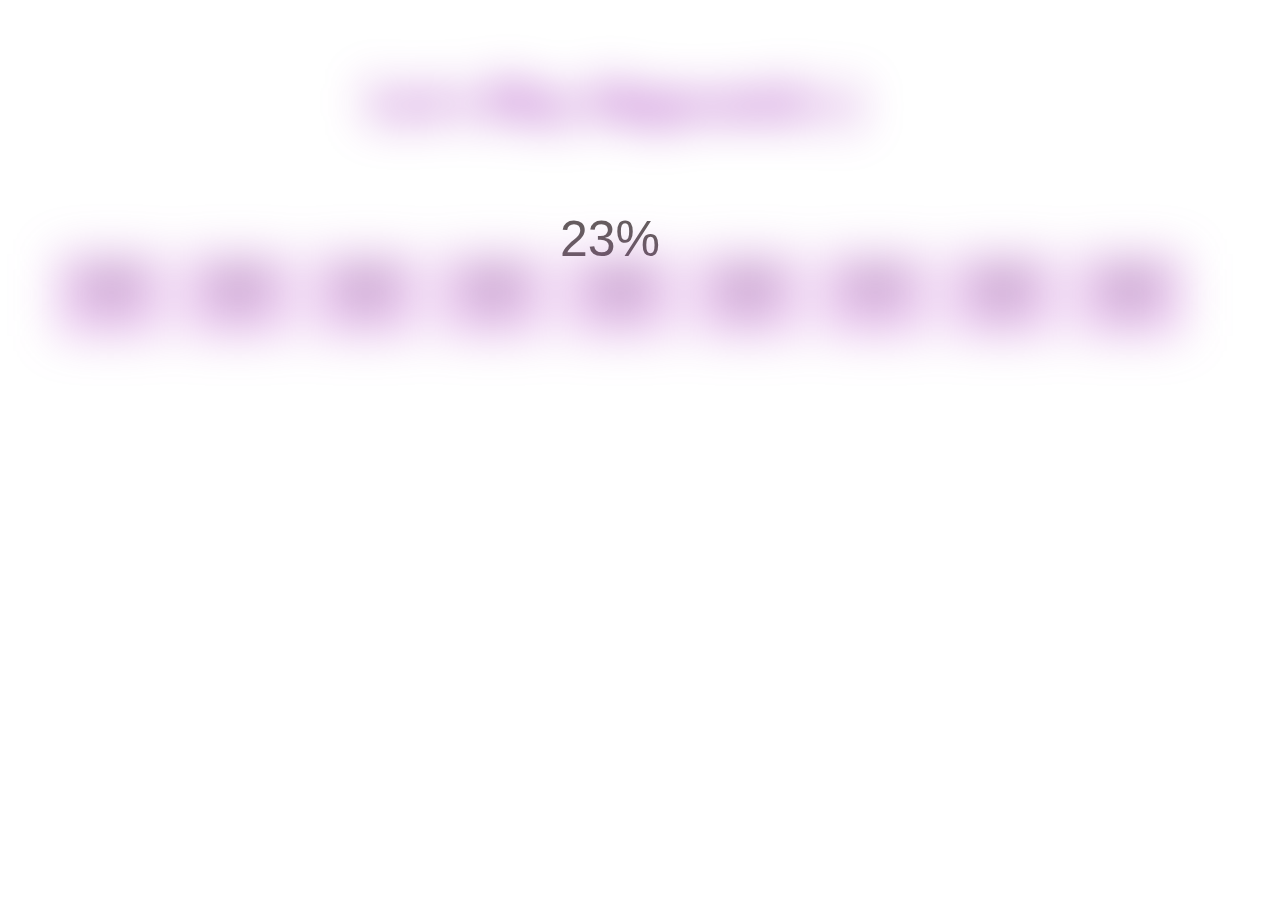
<file: index.html>
<!DOCTYPE html>
<html lang="en">
<head>
    <meta charset="UTF-8">
    <meta http-equiv="X-UA-Compatible" content="IE=edge">
    <meta name="viewport" content="width=device-width, initial-scale=1.0">
    <link rel="stylesheet" href="maincss.css">
    <title>Blurry Loading</title>
</head>
<body>
    
    <div class="loading-text">0%</div>

    <div class="bg">
    <h1 class="title">Let's Play Hopscotch :) </h1>  
    </div>

    <div class="levels">
        <button class="lvl"><a href="nxt_lvl\index.html">Level 1</a></button>
        <button class="lvl"><a href="Lvl_2\index2.html">Level 2</a></button>
        <button class="lvl"><a href="Lvl_3\index3.html">Level 3</a></button>
        <button class="lvl"><a href="Lvl_4\index4.html">Level 4</a></button>
        <button class="lvl"><a href="Lvl_5\index.html">Level 5</a></button>
        <button class="lvl"><a href="Lvl_6\L6_P1.html">Level 6</a></button>
        <button class="lvl"><a href="Hop_lvl\index_hop.html">Level 7</a></button>
        <button class="lvl"><a href="Lvl_7\index.html">Level 8</a></button>
         <button class="lvl"><a href="Lvl_9\index.html">Level 9</a></button>
    </div>
    
    

    <script src="mainjs.js"></script>
</body>
</html>
</file>
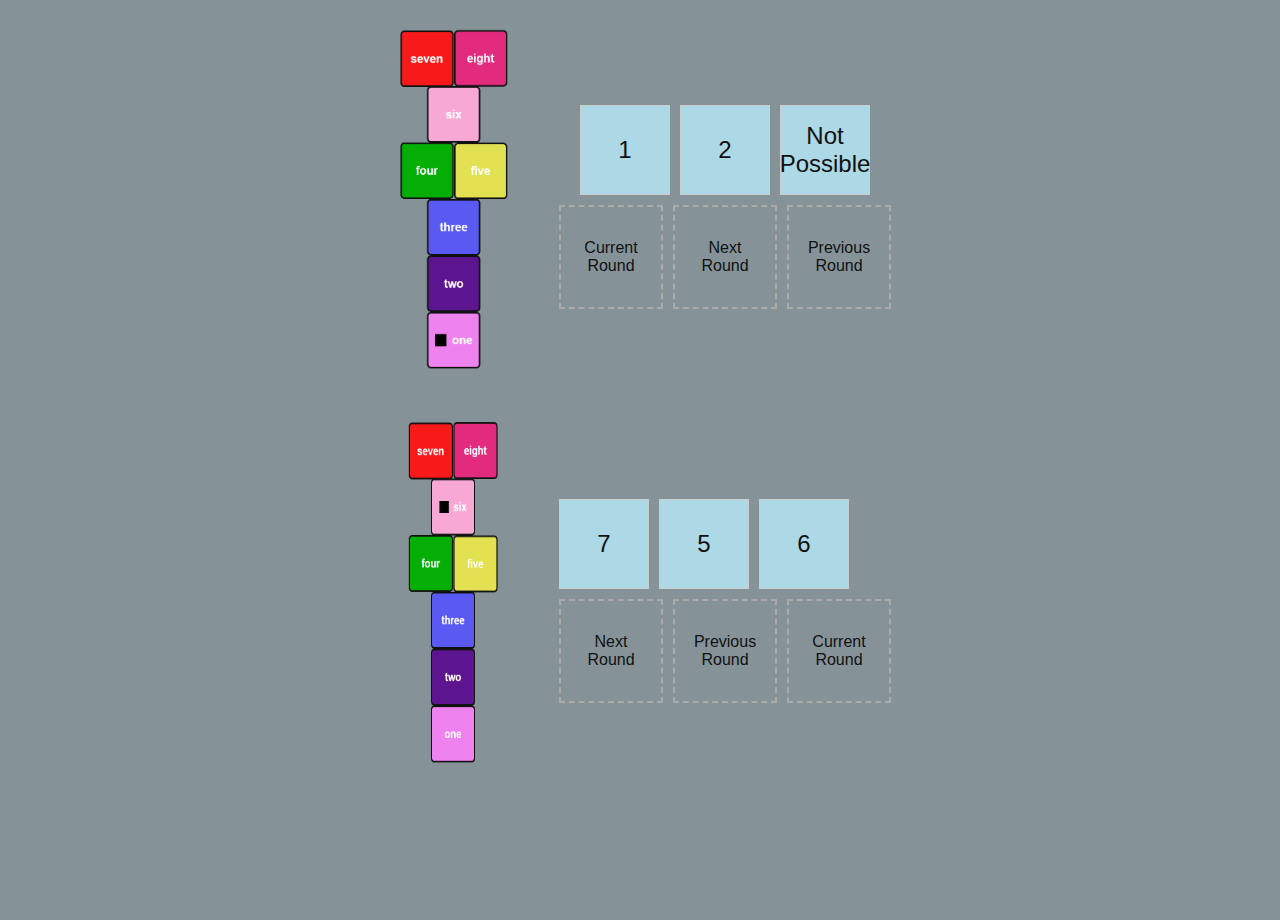
<file: Lvl_5/index.html>
<!DOCTYPE html>
<html lang="en">
<head>
<meta charset="UTF-8">
<meta name="viewport" content="width=device-width, initial-scale=1.0">
<title>Level 5</title>
<style>
/* styles.css */
body {
    height: 100vh;
    margin: 0;
    text-align: center;
    background-color: #eee;
    padding: 0;
    background-image: linear-gradient(to right, #859398, #859398);
    color: #111;
    font-family: 'Montserrat', sans-serif;
}

.container {
  max-width: 800px;
  margin: 20px auto;
  display: flex;
  justify-content: center;
  align-items: center;
  flex-wrap: wrap;
}

.left-panel {
  margin-right: 20px;
}

.left-panel img {
  margin-bottom: 20px;
  width: 150px; /* Set the width to 200 pixels */
  height: 350px; /* Set the height to 150 pixels */
}

.right-panel {
  display: flex;
  flex-direction: column;
}

.tile-container {
  display: flex;
  flex-direction: column;
  align-items: center;
}

.tile-row {
  display: flex;
  align-items: center;
}

.tile {
  width: calc(100px - 10px); /* Adjusted width to include the border */
  height: calc(100px - 10px); /* Adjusted height to include the border */
  background-color: lightblue;
  border: 1px solid #ccc;
  margin: 5px; /* Add space between tiles */
  cursor: pointer;
  font-size: x-large;
  box-sizing: border-box; /* Ensure padding and border are included in the width */
  display: flex;
  justify-content: center;
  align-items: center;
}

.tile:nth-child(odd) {
  background-color: lightblue; /* Set the background color for all tiles */
}

.tile span {
  width: 100%;
  text-align: center;
}

.dropzone {
  width: 100px;
  height: 100px;
  border: 2px dashed #aaa;
  margin: 5px;
  display: flex;
  justify-content: center;
  align-items: center;
  position: relative;
}

.dropzone span {
  display: inline-block;
  position: absolute;
  top: 50%;
  left: 50%;
  transform: translate(-50%, -50%);
}

.message-box {
  padding: 20px;
  background-color: rgb(87, 216, 228);
  display: none;
  text-align: center; /* Center align the message */
}

.next-button {
  padding: 10px 20px;
  background-color: rgb(87, 216, 228);
  border: none;
  cursor: pointer;
  display: none;
}

/* Resize images loaded dynamically */
.resized-image {
  width: 150px; /* Set the width to 200 pixels */
  height: 350px; /* Set the height to 150 pixels */
}

/* Resize images to a percentage of their parent container */
.img-container {
  width: 50%; /* Set the container width */
}

.img-container img {
  width: 100%; /* Make the image fill its container */
  height: auto; /* Maintain aspect ratio */
}

#tileContainer {
  display: flex;
  flex-direction: row;
}

/* Center the message box */
#messageContainer {
  position: fixed;
  top: 50%;
  left: 50%;
  transform: translate(-50%, -50%);
  z-index: 999; /* Ensure it's above other elements */
}

/* Center the next button */
#buttonContainer {
  position: fixed;
  top: calc(50% + 60px); /* Adjust the distance from the message box */
  left: 50%;
  transform: translateX(-50%);
  z-index: 999; /* Ensure it's above other elements */
}

#dropZoneContainer {
  display: flex;
  flex-direction: row;
}

/* Resize images using max-width */
.max-width-img {
  max-width: 300px; /* Set the maximum width to 300 pixels */
  height: auto; /* Maintain aspect ratio */
}
</style>
</head>
<body>
<div class="container">
  <div class="left-panel">
    <img src="image1.png" alt="Image 1" class="resized-image">
  </div>
  <div class="right-panel">
    <div class="tile-container">
      <div class="tile-row">
        <div class="tile" draggable="true" data-value="1">1</div>
        <div class="tile" draggable="true" data-value="2">2</div>
        <div class="tile" draggable="true" data-value="NA">Not Possible</div>
      </div>
      <div class="tile-row">
        <div class="dropzone" data-value="1"><span>Current Round</span></div>
        <div class="dropzone" data-value="2"><span>Next Round</span></div>
        <div class="dropzone" data-value="NA"><span>Previous Round</span></div>
      </div>
    </div>
  </div>
</div>
<div class="container">
  <div class="left-panel">
    <img id="image" src="image1.png" alt="Image">
  </div>
  <div class="right-panel">
    <div class="tile-container" id="tileContainer">
    </div>
    <div class="tile-container" id="dropZoneContainer">
    </div>
  </div>
</div>
<div id="messageContainer" class="message-box">
  <div id="messageBox">Congratulations! You arranged the tiles correctly!</div>
</div>
<div id="buttonContainer">
  <button class="next-button" onclick="redirectToNextPage()">Next</button>
</div>
<script>
// Define arrays containing the URLs of the three images
const images = [
  'image5.png', // Image 2
  'image6.png', // Image 3
  'image7.png'  // Image 4
];

// Randomly select an index from the array to determine which image to display
const randomIndex = Math.floor(Math.random() * images.length);

// Set the src attribute of the img element to the randomly chosen image URL
const imageElement = document.getElementById('image');
imageElement.src = images[randomIndex];

// Define arrays containing sets of tiles for each image
const tileSets = [
  // Tiles for Image 5
  [
    { value: 4, text: '5' },
    { value: 5, text: '6' },
    { value: 6, text: '4' }
  ],
  // Tiles for Image 6
  [
    { value: 7, text: '7' },
    { value: 8, text: '5' },
    { value: 9, text: '6' }
  ],
  // Tiles for Image 7
  [
    { value: 10, text: '6' },
    { value: 11, text: '8' },
    { value: 12, text: '7' }
  ]
];

// Define arrays containing sets of drop zones for each image
const dropZoneSets = [
  // Drop zones for Image 2
  ['Current Round', 'Next Round', 'Previous Round'],
  // Drop zones for Image 3
  ['Next Round', 'Previous Round', 'Current Round'],
  // Drop zones for Image 4
  ['Previous Round', 'Next Round', 'Current Round']
];

// Select the corresponding tile set and drop zone set based on the random index
const selectedTileSet = tileSets[randomIndex];
const selectedDropZoneSet = dropZoneSets[randomIndex];

// Populate the tile container with tiles
const tileContainer = document.getElementById('tileContainer');
selectedTileSet.forEach(tileData => {
  const tile = document.createElement('div');
  tile.classList.add('tile');
  tile.textContent = tileData.text;
  tile.setAttribute('draggable', true);
  tile.setAttribute('data-value', tileData.value);
  tileContainer.appendChild(tile);
});

// Populate the drop zone container with drop zones
const dropZoneContainer = document.getElementById('dropZoneContainer');
selectedDropZoneSet.forEach((dropZoneText, index) => {
  const dropZone = document.createElement('div');
  dropZone.classList.add('dropzone');
  dropZone.setAttribute('data-value', selectedTileSet[index].value); // Assign corresponding tile value to drop zone
  const span = document.createElement('span');
  span.textContent = dropZoneText;
  dropZone.appendChild(span);
  dropZoneContainer.appendChild(dropZone);
});

function redirectToNextPage() {
  // Redirect to the next page
  window.location.href = "page2.html";
}

const tiles = document.querySelectorAll('.tile');
const dropzones = document.querySelectorAll('.dropzone');
const messageContainer = document.getElementById('messageContainer');
const nextButton = document.querySelector('.next-button');

let draggedTile = null;

tiles.forEach(tile => {
  tile.addEventListener('dragstart', dragStart);
  tile.addEventListener('dragend', dragEnd);
});

dropzones.forEach(dropzone => {
  dropzone.addEventListener('dragover', dragOver);
  dropzone.addEventListener('dragenter', dragEnter);
  dropzone.addEventListener('dragleave', dragLeave);
  dropzone.addEventListener('drop', dragDrop);
});

function dragStart() {
  draggedTile = this;
  setTimeout(() => (this.style.display = 'none'), 0);
}

function dragEnd() {
  draggedTile.style.display = 'block';
  draggedTile = null;
}

function dragOver(e) {
  e.preventDefault();
}

function dragEnter(e) {
  e.preventDefault();
  this.classList.add('hovered');
}

function dragLeave() {
  this.classList.remove('hovered');
}

function dragDrop() {
  this.classList.remove('hovered');
  const currentDropzone = this;
  const currentTileValue = draggedTile.getAttribute('data-value');
  const currentDropzoneValue = currentDropzone.getAttribute('data-value');
  if (currentTileValue === currentDropzoneValue) {
    if (!currentDropzone.querySelector('.tile')) {
      currentDropzone.appendChild(draggedTile);
      currentDropzone.querySelector('span').style.display = 'none'; // Hide the text
      checkTiles();
    } else {
      const replacedTile = currentDropzone.querySelector('.tile');
      currentDropzone.removeChild(replacedTile);
      currentDropzone.appendChild(draggedTile);
      currentDropzone.querySelector('span').style.display = 'none'; // Hide the text
      checkTiles();
    }
  }
}

function checkTiles() {
  let correctMatches = 0;
  dropzones.forEach(dropzone => {
    const tile = dropzone.querySelector('.tile');
    if (tile && tile.getAttribute('data-value') === dropzone.getAttribute('data-value')) {
      correctMatches++;
    }
  });

  if (correctMatches === dropzones.length) {
    messageContainer.style.display = 'block'; // Show the message container
    nextButton.style.display = 'block'; // Display the button
  }
}
</script>
</body>
</html>
</file>
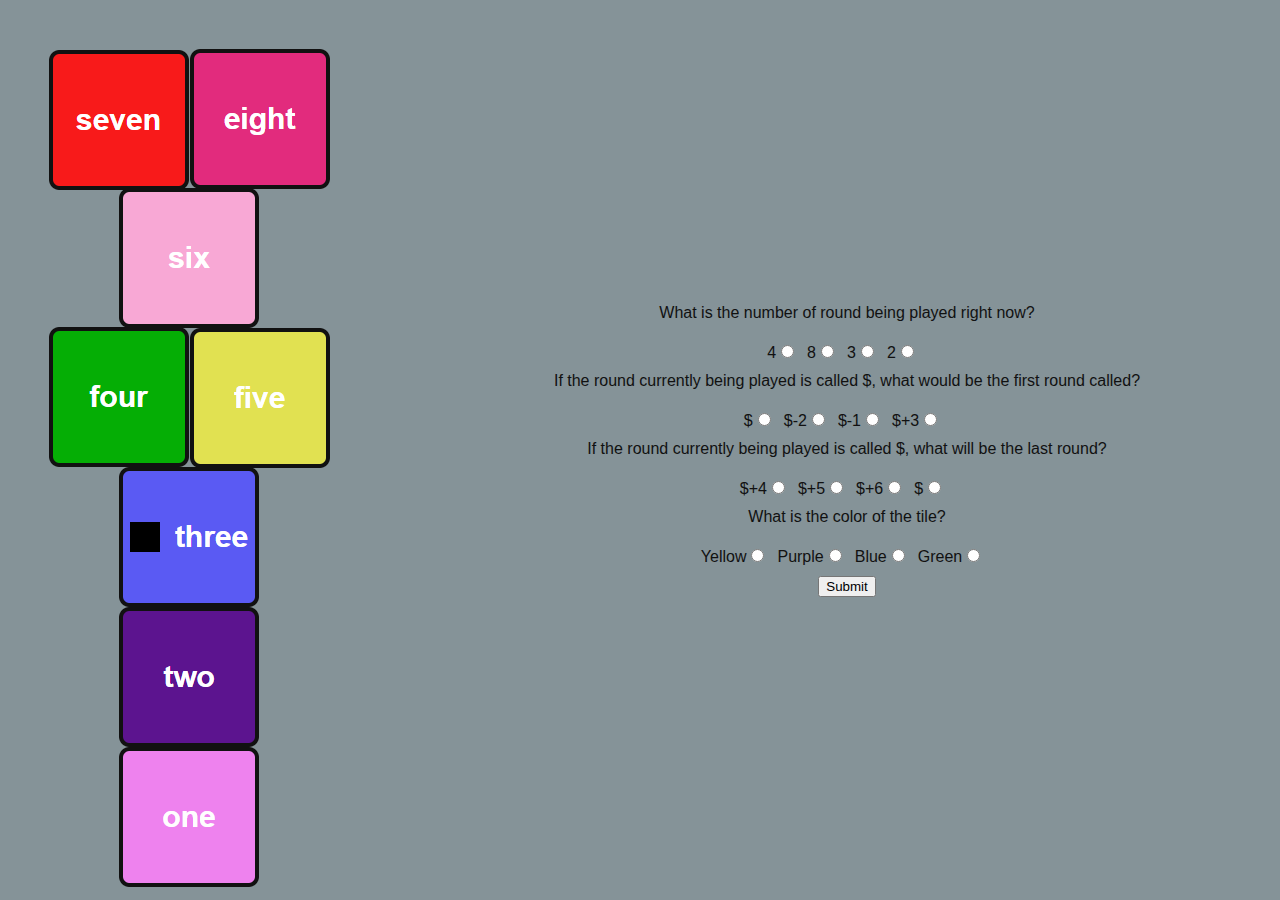
<file: Lvl_7/index.html>
<!DOCTYPE html>
<html lang="en">
<head>
    <meta charset="UTF-8">
    <meta name="viewport" content="width=device-width, initial-scale=1.0">
    <title>Level 7</title>
    <style>
body {
    display: flex;
    justify-content: flex-start; /* Align items to the left */
    align-items: center;
    height: 100vh;
    margin: 0;
    text-align: center;
    background-color: #eee;
    padding: 0;
    background-image: linear-gradient(to right, #859398, #859398);
    color: #111;
    overflow-x: hidden;
    overflow-y: auto;
    font-family: 'Montserrat', sans-serif;
}

#image-container,
#quiz-container {
    display: flex;
    flex-direction: column;
    align-items: center;
    margin-top: 20px;
}

img {
    max-width: 100%;
    max-height: 100vh;
    margin-right: auto; /* Set right margin to auto to fill the remaining space */
}

#quiz-container {
    align-items: center; /* Align items to the center */
    margin-left: auto; /* Add this to push the quiz container to the right */
}


#quiz-container {
    margin-left: auto;
    margin-right: auto;
}

        .question {
            margin-bottom: 20px;
        }

        .options {
            display: flex;
            justify-content: center;
            align-items: center;
            flex-wrap: wrap;
        }

        .option {
            margin: 0 10px 10px 0;
        }

        #result-container {
            margin-top: 20px;
        }

        .feedback {
            margin-top: 10px;
        }
    </style>
</head>
<body>
    <div align="left" id="image-container">
        <img align="left" id="selected-image" src="" alt="Randomly Selected Image">
    </div>

    <div id="quiz-container">
        <div class="question" id="question1"></div>
        <div class="options" id="options1"></div>

        <div class="question" id="question2"></div>
        <div class="options" id="options2"></div>

        <div class="question" id="question3"></div>
        <div class="options" id="options3"></div>

        <div class="question" id="question4"></div>
        <div class="options" id="options4"></div>

        <button onclick="submitQuiz()">Submit</button>

        <div id="result-container"></div>
        <!-- Add more questions and options as needed -->
    </div>

    <script>
        var imageData, randomIndex;

        document.addEventListener("DOMContentLoaded", function() {
            // Function to initialize the quiz
            function initializeQuiz() {
                // Array of image URLs and corresponding questions with options
                imageData = [
                    {
                        image: "image1.png",
                        questions: [
                            {
                                questionText: "What is the number of round being played right now?",
                                options: ["4", "8", "3", "1"],
                                correctAnswer: "1"
                            },
                            {
                                questionText: "What will be the next round number?",
                                options: ["6", "7", "5", "2"],
                                correctAnswer: "2"
                            },
                            {
                                questionText: "If the round currently being played is called $, what will be the last round?",
                                options: ["$+2", "$+5", "$+1", "$+7"],
                                correctAnswer: "$+7"
                            },
                            {
                                questionText: "What is the color of the tile?",
                                options: ["Yellow", "Pink", "Blue", "Green"],
                                correctAnswer: "Pink"
                            }
                        ]
                    },
                    {
                        image: "image2.png",
                        questions: [
                        {
                                questionText: "What is the number of round being played right now?",
                                options: ["4", "8", "3", "2"],
                                correctAnswer: "2"
                            },
                            {
                                questionText: "If the round currently being played is called $, what would be the first round called?",
                                options: ["$", "$+1", "$-1", "$+3"],
                                correctAnswer: "$-1"
                            },
                            {
                                questionText: "If the round currently being played is called $, what will be the last round?",
                                options: ["$+4", "$+2", "$+6", "$"],
                                correctAnswer: "$+6"
                            },
                            {
                                questionText: "What is the color of the tile?",
                                options: ["Yellow", "Purple", "Blue", "Green"],
                                correctAnswer: "Purple"
                            }
                        ]
                    },
                    {
                        image: "image3.png",
                        questions: [
                        {
                                questionText: "What is the number of round being played right now?",
                                options: ["4", "8", "3", "2"],
                                correctAnswer: "3"
                            },
                            {
                                questionText: "If the round currently being played is called $, what would be the first round called?",
                                options: ["$", "$-2", "$-1", "$+3"],
                                correctAnswer: "$-2"
                            },
                            {
                                questionText: "If the round currently being played is called $, what will be the last round?",
                                options: ["$+4", "$+5", "$+6", "$"],
                                correctAnswer: "$+5"
                            },
                            {
                                questionText: "What is the color of the tile?",
                                options: ["Yellow", "Purple", "Blue", "Green"],
                                correctAnswer: "Blue"
                            }
                        ]
                    }, {
                        image: "image4.png",
                        questions: [
                        {
                                questionText: "What is the number of round being played right now?",
                                options: ["4", "8", "3", "2"],
                                correctAnswer: "4"
                            },
                            {
                                questionText: "If the round currently being played is called $, what would be the first round called?",
                                options: ["$+4", "$+1", "$-1", "$-3"],
                                correctAnswer: "$-3"
                            },
                            {
                                questionText: "If the round currently being played is called $, what will be the last round?",
                                options: ["$+4", "$+2", "$+4", "$"],
                                correctAnswer: "$+4"
                            },
                            {
                                questionText: "What is the color of the tile?",
                                options: ["Yellow", "Purple", "Blue", "Green"],
                                correctAnswer: "Green"
                            }
                        ]
                    }, {
                        image: "image5.png",
                        questions: [
                        {
                                questionText: "What is the number of round being played right now?",
                                options: ["4", "8", "5", "2"],
                                correctAnswer: "5"
                            },
                            {
                                questionText: "If the round currently being played is called $, what would be the first round called?",
                                options: ["$", "$-4", "$-1", "$+3"],
                                correctAnswer: "$-4"
                            },
                            {
                                questionText: "If the round currently being played is called $, what will be the last round?",
                                options: ["$+4", "$+2", "$+6", "$+3"],
                                correctAnswer: "$+3"
                            },
                            {
                                questionText: "What is the color of the tile?",
                                options: ["Yellow", "Purple", "Blue", "Green"],
                                correctAnswer: "Yellow"
                            }
                        ]
                    }, {
                        image: "image6.png",
                        questions: [
                        {
                                questionText: "What is the number of round being played right now?",
                                options: ["4", "6", "3", "2"],
                                correctAnswer: "6"
                            },
                            {
                                questionText: "If the round currently being played is called $, what would be the first round called?",
                                options: ["$", "$-5", "$-1", "$+3"],
                                correctAnswer: "$-5"
                            },
                            {
                                questionText: "If the round currently being played is called $, what will be the last round?",
                                options: ["$+4", "$+2", "$+6", "$"],
                                correctAnswer: "$+2"
                            },
                            {
                                questionText: "What is the color of the tile?",
                                options: ["Yellow", "Pink", "Blue", "Green"],
                                correctAnswer: "Pink"
                            }
                        ]
                    }, {
                        image: "image7.png",
                        questions: [
                        {
                                questionText: "What is the number of round being played right now?",
                                options: ["7", "8", "3", "2"],
                                correctAnswer: "7"
                            },
                            {
                                questionText: "If the round currently being played is called $, what would be the first round called?",
                                options: ["$-5", "$+1", "$-6", "$+3"],
                                correctAnswer: "$-6"
                            },
                            {
                                questionText: "If the round currently being played is called $, what will be the last round?",
                                options: ["$+4", "$+2", "$+1", "$"],
                                correctAnswer: "$+1"
                            },
                            {
                                questionText: "What is the color of the tile?",
                                options: ["Yellow", "Purple", "Blue", "Red"],
                                correctAnswer: "Red"
                            }
                        ]
                    }, {
                        image: "image8.png",
                        questions: [
                        {
                                questionText: "What is the number of round being played right now?",
                                options: ["4", "8", "3", "2"],
                                correctAnswer: "8"
                            },
                            {
                                questionText: "If the round currently being played is called $, what would be the first round called?",
                                options: ["$-7", "$-6", "$-5", "$+3"],
                                correctAnswer: "$-7"
                            },
                            {
                                questionText: "What is the previous round number?",
                                options: ["4", "2", "6", "7"],
                                correctAnswer: "7"
                            },
                            {
                                questionText: "What is the color of the tile?",
                                options: ["Yellow", "Pink", "Blue", "Green"],
                                correctAnswer: "Pink"
                            }
                        ]
                    },
                    // Add more image data as needed
                ];

                // Randomly select an index from the array
                randomIndex = Math.floor(Math.random() * imageData.length);

                // Get the image container and set the selected image source
                var imageContainer = document.getElementById("selected-image");
                imageContainer.src = imageData[randomIndex].image;

                // Show the quiz container
                var quizContainer = document.getElementById("quiz-container");
                quizContainer.style.display = "block";

                // Populate questions and options based on the selected image
                var questions = imageData[randomIndex].questions;
                for (var i = 0; i < questions.length; i++) {
                    var questionElement = document.getElementById("question" + (i + 1));
                    var optionsContainer = document.getElementById("options" + (i + 1));

                    questionElement.textContent = questions[i].questionText;

                    for (var j = 0; j < questions[i].options.length; j++) {
                        var optionLabel = document.createElement("label");
                        optionLabel.className = "option";
                        optionLabel.textContent = questions[i].options[j];

                        var radioButton = document.createElement("input");
                        radioButton.type = "radio";
                        radioButton.name = "question" + (i + 1);
                        radioButton.value = questions[i].options[j];

                        optionLabel.appendChild(radioButton);
                        optionsContainer.appendChild(optionLabel);
                    }
                }
            }

            // Initialize the quiz
            initializeQuiz();
        });

        function submitQuiz() {
            var questions = document.querySelectorAll(".question");
            var correctAnswers = 0;
            var wrongAnswers = 0;

            for (var i = 0; i < questions.length; i++) {
                var selectedOption = document.querySelector('input[name="question' + (i + 1) + '"]:checked');
                if (selectedOption) {
                    var selectedAnswer = selectedOption.value;
                    var correctAnswer = imageData[randomIndex].questions[i].correctAnswer;

                    var feedback = document.createElement("p");
                    feedback.className = "feedback";

                    if (selectedAnswer === correctAnswer) {
                        correctAnswers++;
                        feedback.textContent = "✔ Correct!";
                        feedback.style.color = "green";
                    } else {
                        wrongAnswers++;
                        feedback.textContent = "❌ Wrong! Correct Answer: " + correctAnswer;
                        feedback.style.color = "red";
                    }

                    questions[i].appendChild(feedback);
                }
            }

            // Display the result
            var resultContainer = document.getElementById("result-container");
            resultContainer.innerHTML = "<p>Correct Answers: " + correctAnswers + "</p>";
            resultContainer.innerHTML += "<p>Wrong Answers: " + wrongAnswers + "</p>";

            // Disable the submit button after submission
            var submitButton = document.querySelector("button[onclick='submitQuiz()']");
            submitButton.disabled = true;
        }
    </script>
</body>
</html>
</file>
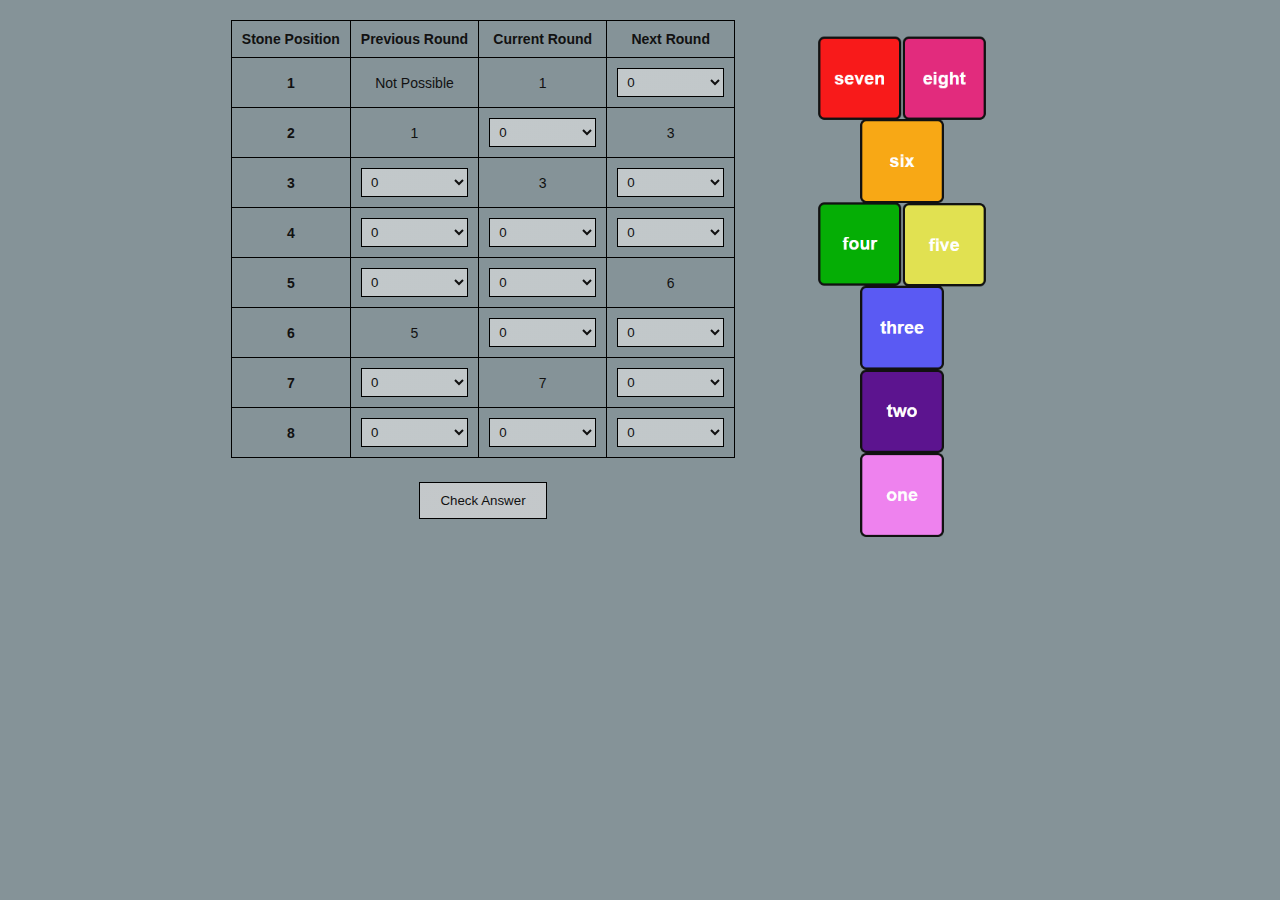
<file: Lvl_9/index.html>
<!DOCTYPE html>
<html lang="en">
<head>
    <meta charset="UTF-8">
    <meta name="viewport" content="width=device-width, initial-scale=1.0">
    <title>Level 9</title>
    <style>
        body {
            display: flex;
            justify-content: center;
            align-items: flex-start;
            gap: 20px;
            margin: 20px;
            background-color: #eee;
            padding: 0;
            background-image: linear-gradient(to right, #859398, #859398);
            color: #111;
            font-family: 'Montserrat', sans-serif;
            font-size: 14px;
        }
        table {
            width: 100%;
            border-collapse: collapse;
        }
        th, td {
            border: 1px solid black;
            text-align: center;
            padding: 10px;
        }
        th {
            background-color: #eee;
            background-image: linear-gradient(to right, #859398, #859398);
        }
        .image-container {
            display: flex;
            flex-direction: column;
            align-items: center;
        }
        .image-container img {
            max-width: 75%;
            height: auto;
        }
        select {
            background-color: #eee;
            background-image: linear-gradient(to right, #8593986b, #8593986b);
            border: 1px solid black;
            color: #111;
            padding: 5px;
            font-family: 'Montserrat', sans-serif;
        }
        button {
            background-color: #f1eeee;
            background-image: linear-gradient(to right, #8593986b, #8593986b);
            border: 1px solid black;
            color: #111;
            padding: 10px 20px;
            cursor: pointer;
            font-family: 'Montserrat', sans-serif;
        }
        .button-container {
            justify-content: center;
            align-items: center;
            display: flex;
           
            flex-direction: row;
            align-items: center;
            margin-top: 20px;
        }
    </style>
</head>
<body>
    <div>
        <table id="Table">
            <thead>
                <tr>
                    <th>Stone Position</th>
                    <th>Previous Round</th>
                    <th>Current Round</th>
                    <th>Next Round</th>
                </tr>
            </thead>
            <tbody>
                <!-- Rows will be inserted here by JavaScript -->
            </tbody>
        </table>
        <div class="button-container">
            <button id="replayLevelBtn" style="display: none;">Replay Level</button><p>&nbsp;&nbsp;&nbsp;&nbsp;&nbsp;</p>  
            <button id="validateBtn">Check Answer</button><p>&nbsp;&nbsp;&nbsp;&nbsp;&nbsp;</p>
                <button id="nextLevelBtn" style="display: none;">Next Level</button>
               
            
        </div>
    </div>
    <div class="image-container">
        <img src="Hopscotch Image.png" alt="Placeholder Image">
    </div>

    <script>
        document.addEventListener("DOMContentLoaded", function() {
            const tableBody = document.querySelector("#Table tbody");
            const rows = 8; // excluding the header row
            const cols = 3; // excluding the first column

            const manualCells = {
                "1-1": "Not Possible",
                "1-2": "1",
                "2-1": "1",
                "2-3": "3",
                "3-2": "3",
                "5-3": "6",
                "6-1": "5",
                "7-2": "7"
            };

            const correctValues = {
                "1-1": "Not Possible",
                "1-2": "1",
                "1-3": "2",
                "2-1": "1",
                "2-2": "2",
                "2-3": "3",
                "3-1": "2",
                "3-2": "3",
                "3-3": "4",
                "4-1": "3",
                "4-2": "4",
                "4-3": "5",
                "5-1": "4",
                "5-2": "5",
                "5-3": "6",
                "6-1": "5",
                "6-2": "6",
                "6-3": "7",
                "7-1": "6",
                "7-2": "7",
                "7-3": "8",
                "8-1": "7",
                "8-2": "8",
                "8-3": "Not Possible"
            };

            for (let i = 1; i <= rows; i++) {
                const tr = document.createElement("tr");

                // First column with the row number
                const th = document.createElement("th");
                th.textContent = `${i}`;
                tr.appendChild(th);

                for (let j = 1; j <= cols; j++) {
                    const td = document.createElement("td");

                    // Check if this cell should be manually filled
                    const key = `${i}-${j}`;
                    if (key in manualCells) {
                        td.textContent = manualCells[key];
                    } else {
                        // Dropdown cells
                        const select = document.createElement("select");
                        select.id = key;

                        // Add options 0 to 9
                        for (let k = 0; k <= 9; k++) {
                            const option = document.createElement("option");
                            option.value = k;
                            option.textContent = k;
                            select.appendChild(option);
                        }

                        // Add "Not Possible" option
                        const notPossibleOption = document.createElement("option");
                        notPossibleOption.value = "Not Possible";
                        notPossibleOption.textContent = "Not Possible";
                        select.appendChild(notPossibleOption);

                        td.appendChild(select);
                    }

                    tr.appendChild(td);
                }

                tableBody.appendChild(tr);
            }

            // Validate function
            document.getElementById("validateBtn").addEventListener("click", function() {
                let allCorrect = true;

                for (let i = 1; i <= rows; i++) {
                    for (let j = 1; j <= cols; j++) {
                        const key = `${i}-${j}`;
                        if (!(key in manualCells)) {
                            const cell = document.getElementById(key);
                            const selectedValue = cell.value;
                            const expectedValue = correctValues[key];
                            const parentTd = cell.parentElement;
                            
                            if (selectedValue === expectedValue) {
                                parentTd.innerHTML = `<span style="color: dark green; font-weight: bolder;">${selectedValue} &#10003;</span>`;
                            } else {
                                parentTd.innerHTML = `<span style="color: white;">${selectedValue} &#10007 &nbsp;</span> <span style="color: dark green; font-weight: bolder;">${expectedValue} &#10003;</span>`;
                                allCorrect = false; // If any answer is incorrect
                            }
                        }
                    }
                }

                // Show Next Level button if all answers are correct
                if (allCorrect) {
                    document.getElementById("nextLevelBtn").style.display = "inline-block";
                    document.getElementById("replayLevelBtn").style.display = "inline-block";
                } else {
                    document.getElementById("nextLevelBtn").style.display = "inline-block";
                    document.getElementById("replayLevelBtn").style.display = "inline-block";
                }
            });

            // Next Level button action (replace with your desired functionality)
          // Next Level button action
document.getElementById("nextLevelBtn").addEventListener("click", function() {
    // Replace with your desired URL for the next level/page
    window.location.href = "Untitled-2.html"; // Change "next_level.html" to your actual next page URL
});
document.getElementById("replayLevelBtn").addEventListener("click", function() {
    // Replace with your desired URL for the next level/page
    window.location.reload(); // Change "next_level.html" to your actual next page URL
});

        });
    </script>
</body>
</html>
</file>
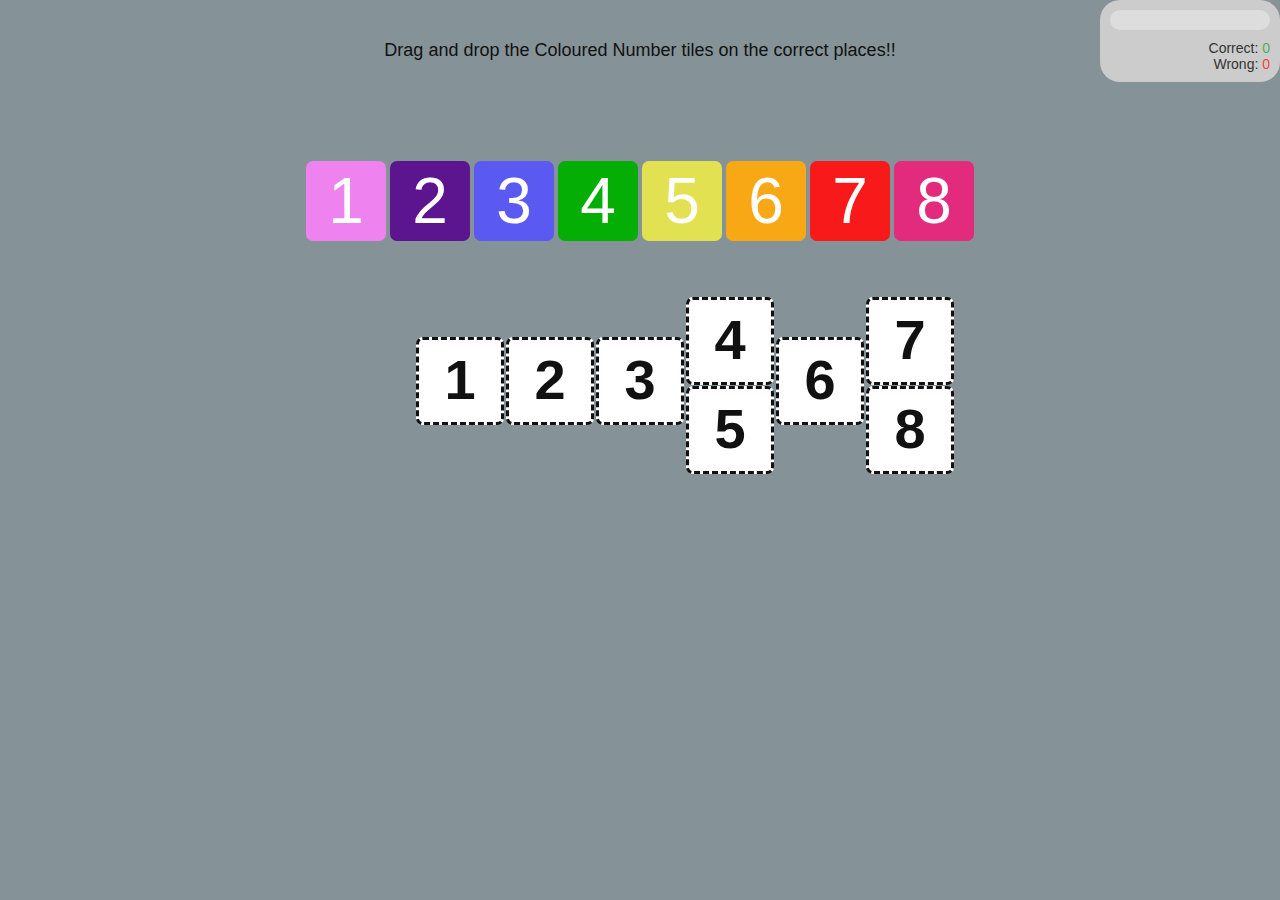
<file: nxt_lvl/index.html>
<!DOCTYPE html>
<html lang="en">
<head>
    <meta charset="UTF-8">
    <meta http-equiv="X-UA-Compatible" content="IE=edge">
    <meta name="viewport" content="width=device-width, initial-scale=1.0">
    
    <!-- Link to the external CSS stylesheet -->
    <link rel="stylesheet" href="style1.css">
    <title>Document</title>
</head>
<body>
     <!-- Instructions -->
    <div class="inst">
      Drag and drop the Coloured Number tiles on the correct places!!
    </div>

    <!-- Container for draggable elements -->
    <div class="draggable-elements">
        <!-- Individual draggable elements with different background colors and ids -->
        <div class="square draggable" style="color: rgb(254, 254, 254); background-color: violet;" id="one" draggable="true">1</div>
        <div class="square draggable" style="color: rgb(255, 255, 255); background-color: rgb(92, 20, 143);" id="two" draggable="true">2</div>
        <div class="square draggable" style="color: rgb(255, 255, 255); background-color: rgb(90, 90, 243);" id="three" draggable="true">3</div>
        <div class="square draggable" style="color: rgb(255, 255, 255); background-color: rgb(5, 174, 5);" id="four" draggable="true">4</div>
        <div class="square draggable" style="color: rgb(255, 255, 255); background-color: rgb(225, 225, 81);" id="five" draggable="true">5</div>
        <div class="square draggable" style="color: rgb(254, 254, 254); background-color: rgb(248, 168, 21);" id="six" draggable="true">6</div>
        <div class="square draggable" style="color: rgb(255, 255, 255); background-color: rgb(248, 26, 26);" id="seven" draggable="true">7</div>
        <div class="square draggable" style="color: rgb(255, 255, 255); background-color: rgb(226, 43, 125);" id="eight" draggable="true">8</div>
        
        <!-- Additional draggable elements commented out -->
        <!--
        <div class="square draggable" style="color: rgb(255, 255, 255); background-color: rgb(226, 43, 223);" id="nine" draggable="true">9</div>
        <div class="square draggable" style="color: rgb(255, 255, 255); background-color: rgb(226, 223, 43);" id="ten" draggable="true">10</div>
        -->
    </div>

    <!-- Container for droppable elements -->
    <div class="droppable-elements">
        <!-- Individual droppable elements with data-draggable-id attributes corresponding to draggable elements -->
        <div class="droppable one" data-draggable-id="one"><span>1</span></div>
        <div class="droppable two" data-draggable-id="two"><span>2</span></div>
        <div class="droppable three" data-draggable-id="three"><span>3</span></div>
        <div class="droppable four" data-draggable-id="four"><span>4</span></div>
        <div class="droppable five" data-draggable-id="five"><span>5</span></div>
        <div class="droppable six" data-draggable-id="six"><span>6</span></div>
        <div class="droppable seven" data-draggable-id="seven"><span>7</span></div>
        <div class="droppable eight" data-draggable-id="eight"><span>8</span></div>
        
        <!-- Additional droppable elements commented out -->
        <!--
        <div class="droppable nine" data-draggable-id="nine"><span>nine</span></div>
        <div class="droppable ten" data-draggable-id="ten"><span>ten</span></div>
        -->
    </div>

    <!-- Overlay for notifications -->
    <div class="overlay"></div>

    <!-- Container for notifications -->
    <div class="notification"></div>

    <!-- Container for the winning count bar and counters -->
    <div class="winning-count-bar">
        <!-- Energy bar indicating progress -->
        <div class="energy-bar">
            <div class="energy-fill"></div>
        </div>

        <!-- Container for correct and wrong counters -->
        <div class="counters">
            <div class="correct-count">
                <span class="label">Correct:</span>
                <span class="count">0</span>
            </div>
            <div class="wrong-count">
                <span class="label">Wrong:</span>
                <span class="count">0</span>
            </div>
        </div>
    </div>

    <!-- Link to the external JavaScript file -->
    <script src="script1.js"></script>
</body>
</html>
</file>
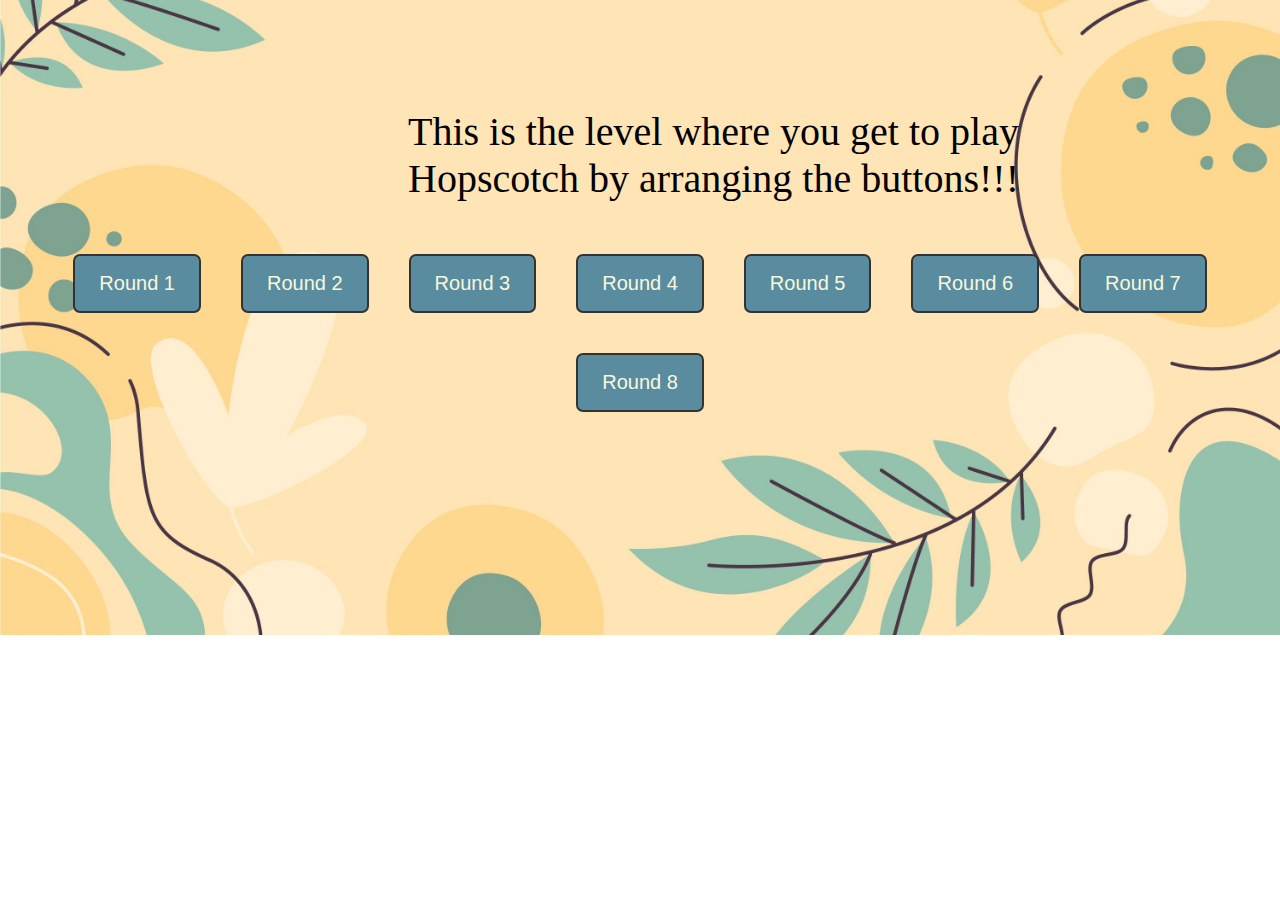
<file: Hop_lvl/index_hop.html>
<!DOCTYPE html>
<html lang="en">
<head>
    <meta charset="UTF-8">
    <meta name="viewport" content="width=device-width, initial-scale=1.0">
    <title>Hopscotch Levels</title>
    <link rel="stylesheet" href="style_h.css">
</head>
<body>
    <div class="instr">This is the level where you get to play Hopscotch by arranging the buttons!!!</div>
    <div class="container">
        <div class="lvls">
            <div class="hop_lvls"><a href="rounds.html?round=1"><button class="toggle-btn">Round 1</button></a></div>
            <div class="hop_lvls"><a href="rounds.html?round=2"><button class="toggle-btn">Round 2</button></a></div>
            <div class="hop_lvls"><a href="rounds.html?round=3"><button class="toggle-btn">Round 3</button></a></div>
            <div class="hop_lvls"><a href="rounds.html?round=4"><button class="toggle-btn">Round 4</button></a></div>
            <div class="hop_lvls"><a href="rounds.html?round=5"><button class="toggle-btn">Round 5</button></a></div>
            <div class="hop_lvls"><a href="rounds.html?round=6"><button class="toggle-btn">Round 6</button></a></div>
            <div class="hop_lvls"><a href="rounds.html?round=7"><button class="toggle-btn">Round 7</button></a></div>
            <div class="hop_lvls"><a href="rounds.html?round=8"><button class="toggle-btn">Round 8</button></a></div>
        </div>
    </div>
</body>
</html>
</file>
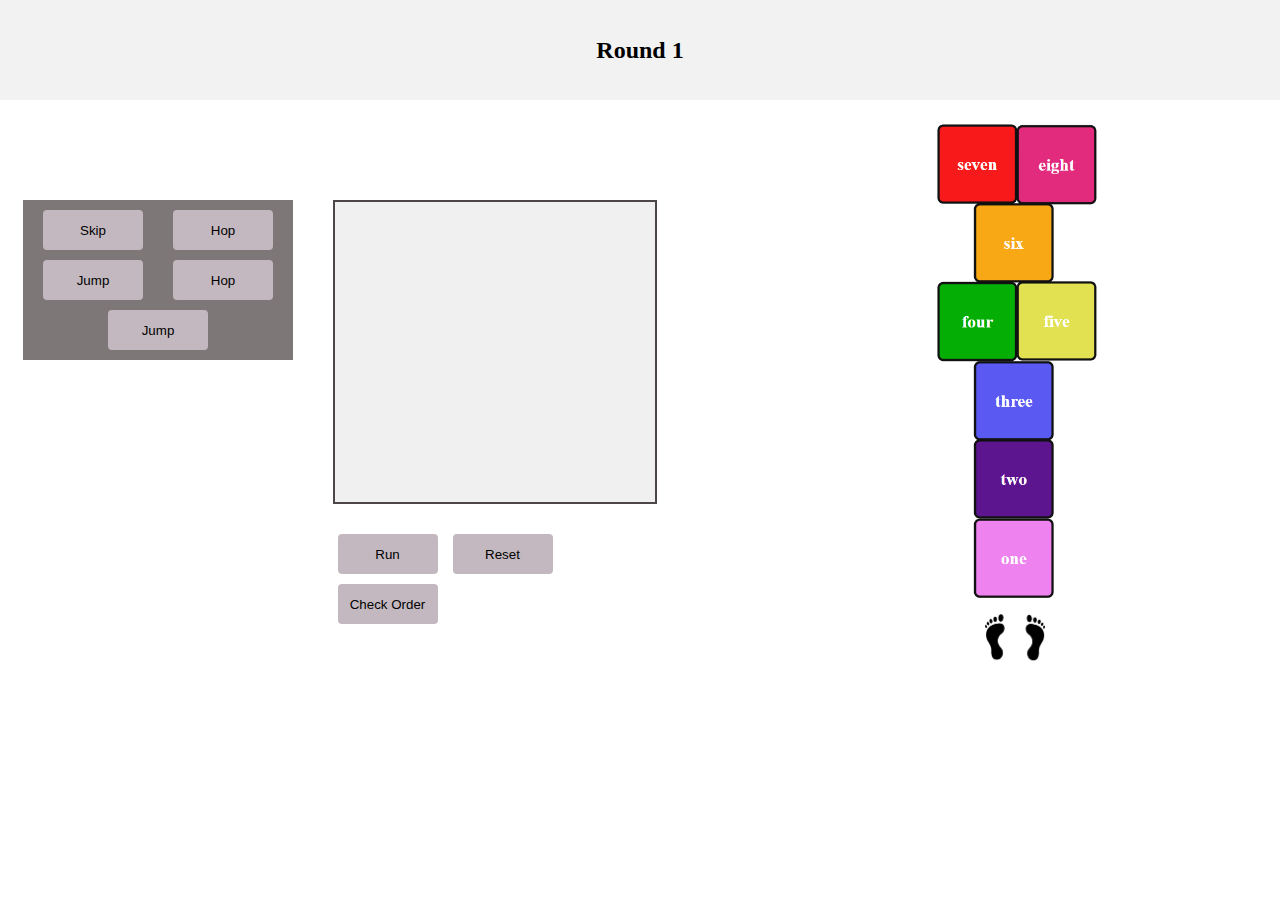
<file: Hop_lvl/rounds.html>
<!DOCTYPE html>
<html lang="en">
<head>
  <meta charset="UTF-8">
  <meta name="viewport" content="width=device-width, initial-scale=1.0">
  <title>Hopscotch Rounds</title>
  <link rel="stylesheet" href="style_hop.css">
  <style>
    /*.round-section { display: none; }
    .round-section.active { display: block; }*/
    .toggle-btn { margin: 5px; padding: 10px 20px; cursor: pointer; background-color: #aaa; border-radius: 5px; border: none; }
  </style>
</head>
<body>
  <div id="headingContainer">
    <div id="headingText">Round <span id="currentRound">1</span></div>
  </div>
  <button id="correctButton" class="hidden">
    <span class ="icon">✅</span>
    <span class ="label">Correct!</span>
  </button>
  
  <button id="wrongButton" class="hidden">
    <span class ="icon">❌</span>
    <span class ="label">OOPS! Wrong tile</span>
  </button>
  

 
  <!--
  <div id="correctMessage" class ="hidden">
    ✓ Correct!
  </div>
  -->

  <!--
  <div style="margin: 1px;">
    <button class="toggle-btn" onclick="switchRound(1)">Round 1</button>
    <button class="toggle-btn" onclick="switchRound(2)">Round 2</button>
    <button class="toggle-btn" onclick="switchRound(3)">Round 3</button>
    <button class="toggle-btn" onclick="switchRound(4)">Round 4</button>
    <button class="toggle-btn" onclick="switchRound(5)">Round 5</button>
    <button class="toggle-btn" onclick="switchRound(6)">Round 6</button>
    <button class="toggle-btn" onclick="switchRound(7)">Round 7</button>
    <button class="toggle-btn" onclick="switchRound(8)">Round 8</button>
  </div>
  -->
  
  <div class="container">
    <div id="buttonContainer"></div>
    <div id="destinationContainer"></div>
  </div>
  <div class="controls">
    <div class="top-controls">
      <button id="runButton">Run</button>
      <button id="resetButton">Reset</button>
    </div>
    <div class="bottom-controls">
      <button id="checkButton">Check Order</button>
      <button id="nextStepButton" style="display: none;">Next</button>
      <button id="prevStepButton" style="display: none;">Previous</button>
      <button id="tryAgainButton" style="display: none;">Try Again</button>
    </div>
</div>


  <div class="contain">
    <div class="game-container">
      <canvas id="canvas"></canvas>
      <div id="character" class="character">
        <img src="icons8-jumping-60.png" class="icon-jump" id="jump" alt="">
        <img src="icons8-running-60.png" class="icon-hop" id="hop">
      </div>
      <section class="droppable-elements">
        <img src="Picture1.png" alt="">
      </section>
    </div>
  </div>

  <script src="script_hop.js"></script>
  <script>
    document.addEventListener("DOMContentLoaded", () => {
      const params = new URLSearchParams(window.location.search);
      const round = parseInt(params.get("round")) || 1;//if no round then round1
      switchRound(round);
    });
  </script>
</body>
</html>
</file>
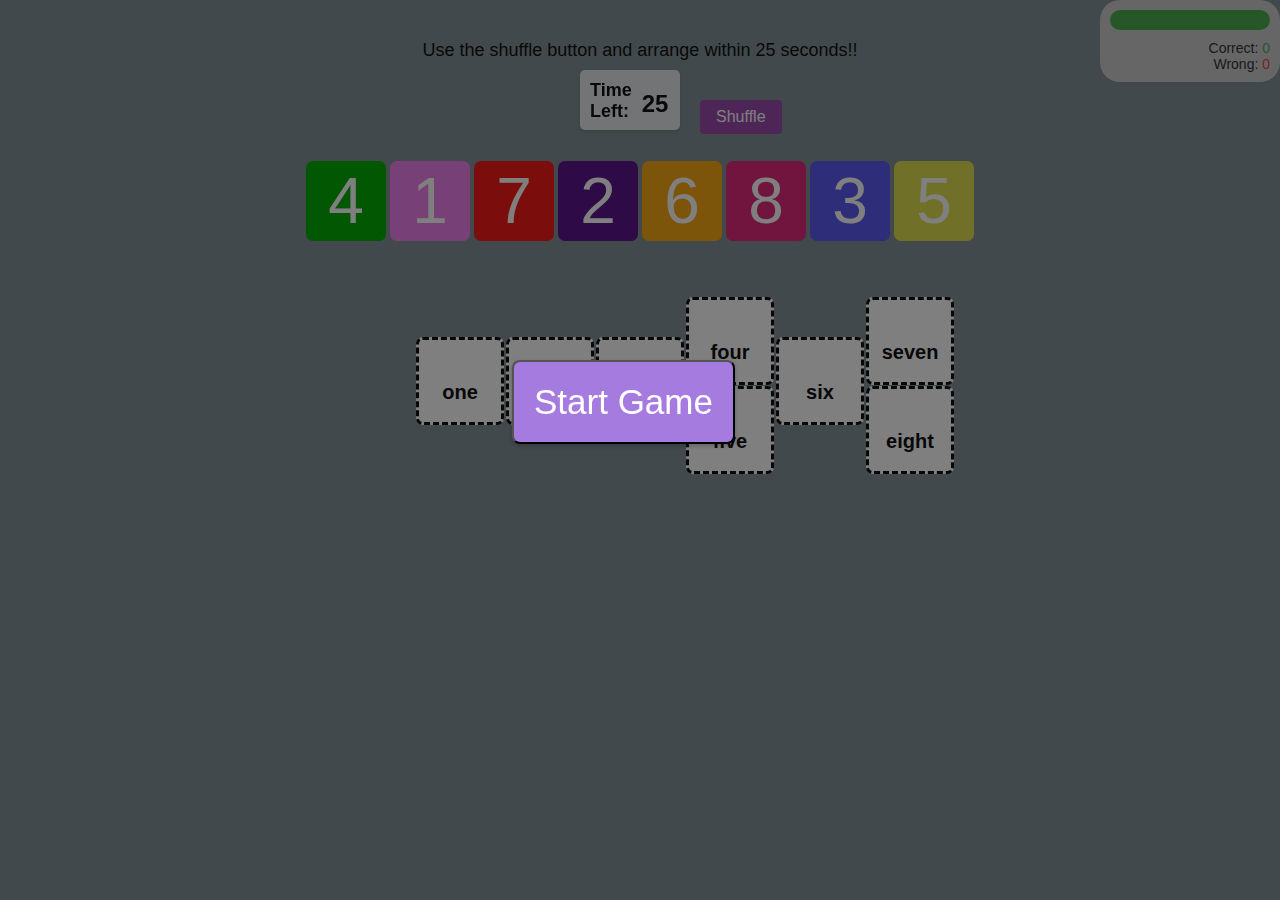
<file: Lvl_2/index2.html>
<!DOCTYPE html>
<html lang="en">
<head>
    <meta charset="UTF-8">
    <meta http-equiv="X-UA-Compatible" content="IE=edge">
    <meta name="viewport" content="width=device-width, initial-scale=1.0">
    <!-- Link to the external CSS file -->
    <link rel="stylesheet" href="style2.css">
    <title>Document</title>
</head>
<body>
    <!-- Instructions and Start Button -->
    <div class="inst">
        <button id="startButton" class="start-button">Start Game</button>
        Use the shuffle button and arrange within 25 seconds!!
    </div>
    <!-- Timer Container -->
    <div class="timer-container">
        <div class="timer-label">Time Left:</div>
        <div class="timer">25</div>
    </div>
    <!-- Draggable Elements Container -->
    <div class="draggable-elements">
        <!-- Each div represents a draggable element with a number -->
        <div class="square draggable" style="color: rgb(255, 255, 255); background-color:rgb(5, 174, 5);" id="four" draggable="true">4</div>
        <div class="square draggable" style="color: rgb(254, 254, 254); background-color:violet;" id="one" draggable="true">1</div>
        <div class="square draggable" style="color: rgb(255, 255, 255); background-color:rgb(248, 26, 26);" id="seven" draggable="true">7</div>
        <div class="square draggable" style="color: rgb(255, 255, 255); background-color:rgb(92, 20, 143);" id="two" draggable="true">2</div>
        <div class="square draggable" style="color: rgb(254, 254, 254); background-color:rgb(248, 168, 21);" id="six" draggable="true">6</div>
        <div class="square draggable" style="color: rgb(255, 255, 255); background-color:rgb(226, 43, 125);" id="eight" draggable="true">8</div>
        <div class="square draggable" style="color: rgb(255, 255, 255); background-color:rgb(90, 90, 243);" id="three" draggable="true">3</div>
        <div class="square draggable" style="color: rgb(255, 255, 255); background-color:rgb(225, 225, 81);" id="five" draggable="true">5</div>
        
        <!-- Additional draggable elements can be added here -->
        <!-- <div class="square draggable" style="color: rgb(255, 255, 255); background-color:rgb(226, 43, 223);" id="nine" draggable="true">9</div>
        <div class="square draggable" style="color: rgb(255, 255, 255); background-color:rgb(226, 223, 43);" id="ten" draggable="true">10</div> -->
    </div>
    <!-- Droppable Elements Container -->
    <div class="droppable-elements">
        <!-- Each div represents a droppable area with a corresponding number in words -->
        <div class="droppable one" data-draggable-id="one"><span>one</span></div>
        <div class="droppable two" data-draggable-id="two"><span>two</span></div>
        <div class="droppable three" data-draggable-id="three"><span>three</span></div>
        <div class="droppable four" data-draggable-id="four"><span>four</span></div>
        <div class="droppable five" data-draggable-id="five"><span>five</span></div>
        <div class="droppable six" data-draggable-id="six"><span>six</span></div>
        <div class="droppable seven" data-draggable-id="seven"><span>seven</span></div>
        <div class="droppable eight" data-draggable-id="eight"><span>eight</span></div>
        
        <!-- Additional droppable elements can be added here -->
        <!-- <div class="droppable nine" data-draggable-id="nine"><span>nine</span></div>
        <div class="droppable ten" data-draggable-id="ten"><span>ten</span></div> -->
    </div>
    <!-- Overlay for notifications and retry prompts -->
    <div class="overlay"></div>
    <!-- Notification area -->
    <div class="notification"></div>
    <!-- Retry level prompt -->
    <div class="retry_lvl"></div>
    <!-- Winning count and energy bar -->
    <div class="winning-count-bar">
        <div class="energy-bar">
            <div class="energy-fill"></div>
        </div>
        <div class="counters">
            <div class="correct-count">
                <span class="label">Correct:</span>
                <span class="count">0</span>
            </div>
            <div class="wrong-count">
                <span class="label">Wrong:</span>
                <span class="count">0</span>
            </div>
        </div>
    </div>
    <!-- Link to the external JavaScript file -->
    <script src="script2.js"></script>
</body>
</html>
</file>
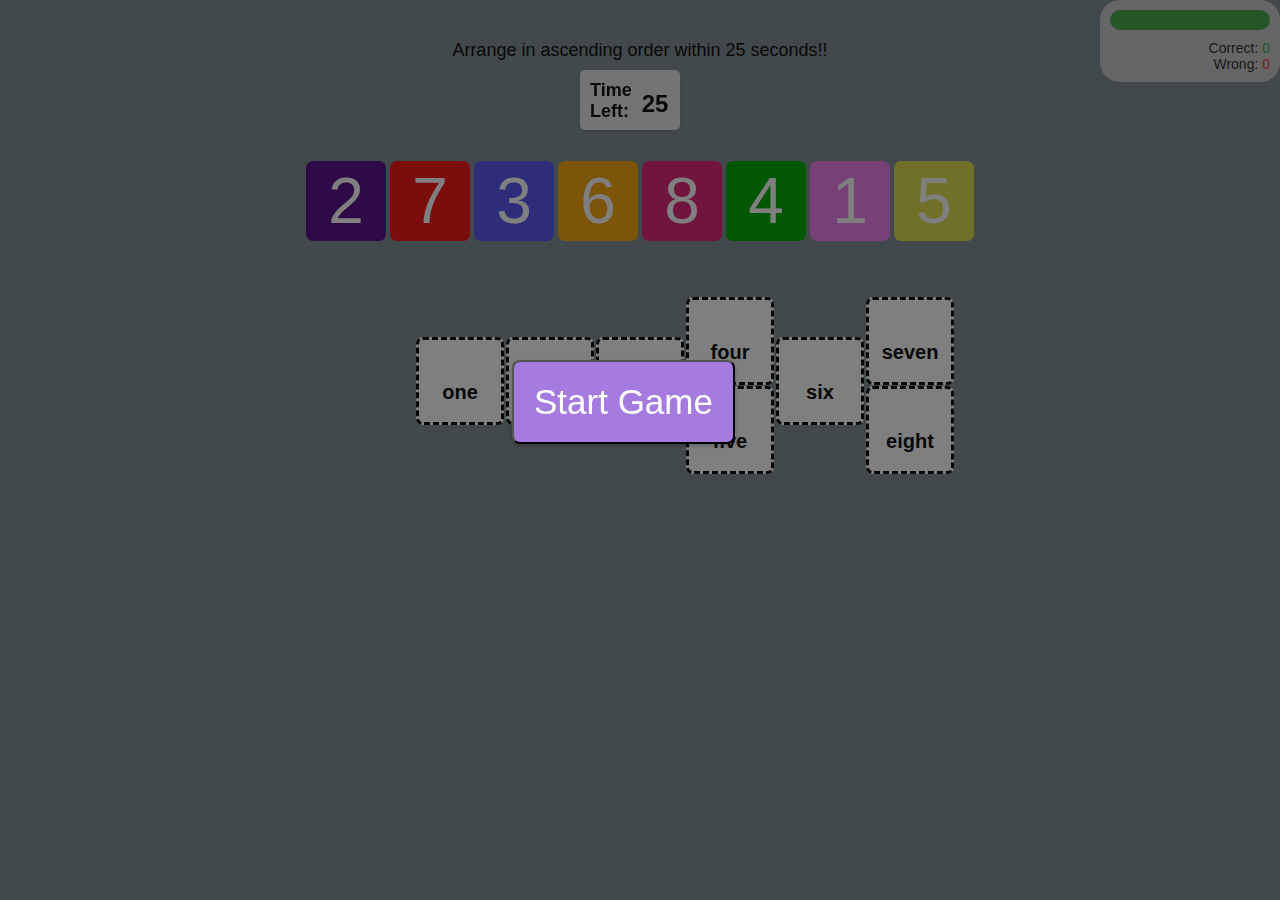
<file: Lvl_3/index3.html>
<!DOCTYPE html>
<html lang="en">
<head>
    <meta charset="UTF-8">
    <meta http-equiv="X-UA-Compatible" content="IE=edge">
    <meta name="viewport" content="width=device-width, initial-scale=1.0">
    <link rel="stylesheet" href="style3.css">
    <title>Document</title>
</head>
<body>
  <!-- Instruction and Start Button -->
  <div class="inst">
    <button id="startButton" class="start-button">Start Game</button>
    Arrange in ascending order within 25 seconds!!
  </div>

  <!-- Timer Display -->
  <div class="timer-container">
    <div class="timer-label">Time Left:</div>
    <div class="timer">25</div>
  </div>

  <!-- Draggable Elements Container -->
  <div class="draggable-elements">
    <!-- Draggable Elements with different colors and IDs -->
    <div class="draggable" style="color: rgb(255, 255, 255); background-color:rgb(92, 20, 143);" id="two" draggable="true">2</div>
    <div class="draggable" style="color: rgb(255, 255, 255); background-color:rgb(248, 26, 26);" id="seven" draggable="true">7</div>
    <div class="draggable" style="color: rgb(255, 255, 255); background-color:rgb(90, 90, 243);" id="three" draggable="true">3</div>
    <div class="draggable" style="color: rgb(254, 254, 254); background-color:rgb(248, 168, 21);" id="six" draggable="true">6</div>
    <div class="draggable" style="color: rgb(255, 255, 255); background-color:rgb(226, 43, 125);" id="eight" draggable="true">8</div>
    <div class="draggable" style="color: rgb(255, 255, 255); background-color:rgb(5, 174, 5);" id="four" draggable="true">4</div>
    <div class="draggable" style="color: rgb(254, 254, 254); background-color:violet;" id="one" draggable="true">1</div>
    <div class="draggable" style="color: rgb(255, 255, 255); background-color:rgb(225, 225, 81);" id="five" draggable="true">5</div>
    <!-- Additional draggable elements commented out for now -->
    <!-- <div class=" square draggable" style="color: rgb(255, 255, 255); background-color:rgb(226, 43, 223);" id="nine" draggable="true">9</div>
    <div class=" square draggable" style="color: rgb(255, 255, 255); background-color:rgb(226, 223, 43);" id="ten" draggable="true">10</div> -->
  </div>

  <!-- Droppable Elements Container -->
  <div class="droppable-elements">
    <!-- Droppable elements with labels and matching data-draggable-id attributes -->
    <div class="droppable one" data-draggable-id="one"><span>one</span></div>
    <div class="droppable two" data-draggable-id="two"><span>two</span></div>
    <div class="droppable three" data-draggable-id="three"><span>three</span></div>
    <div class="droppable four" data-draggable-id="four"><span>four</span></div>
    <div class="droppable five" data-draggable-id="five"><span>five</span></div>
    <div class="droppable six" data-draggable-id="six"><span>six</span></div>
    <div class="droppable seven" data-draggable-id="seven"><span>seven</span></div>
    <div class="droppable eight" data-draggable-id="eight"><span>eight</span></div>
    <!-- Additional droppable elements commented out for now -->
    <!-- <div class="droppable nine" data-draggable-id="nine"><span>nine</span></div>
    <div class="droppable ten" data-draggable-id="ten"><span>ten</span></div> -->
  </div>

  <!-- Overlay for Notifications -->
  <div class="overlay"></div>
  <div class="notification"></div>
  <div class="retry_lvl"></div>

  <!-- Winning Count Bar -->
  <div class="winning-count-bar">
    <!-- Energy Bar -->
    <div class="energy-bar">
      <div class="energy-fill"></div>
    </div>
    <!-- Counters for Correct and Wrong Answers -->
    <div class="counters">
      <div class="correct-count">
        <span class="label">Correct:</span>
        <span class="count">0</span>
      </div>
      <div class="wrong-count">
        <span class="label">Wrong:</span>
        <span class="count">0</span>
      </div>
    </div>
  </div>

  <!-- Linking to External JavaScript File -->
  <script src="script3.js"></script>
</body>
</html>
</file>
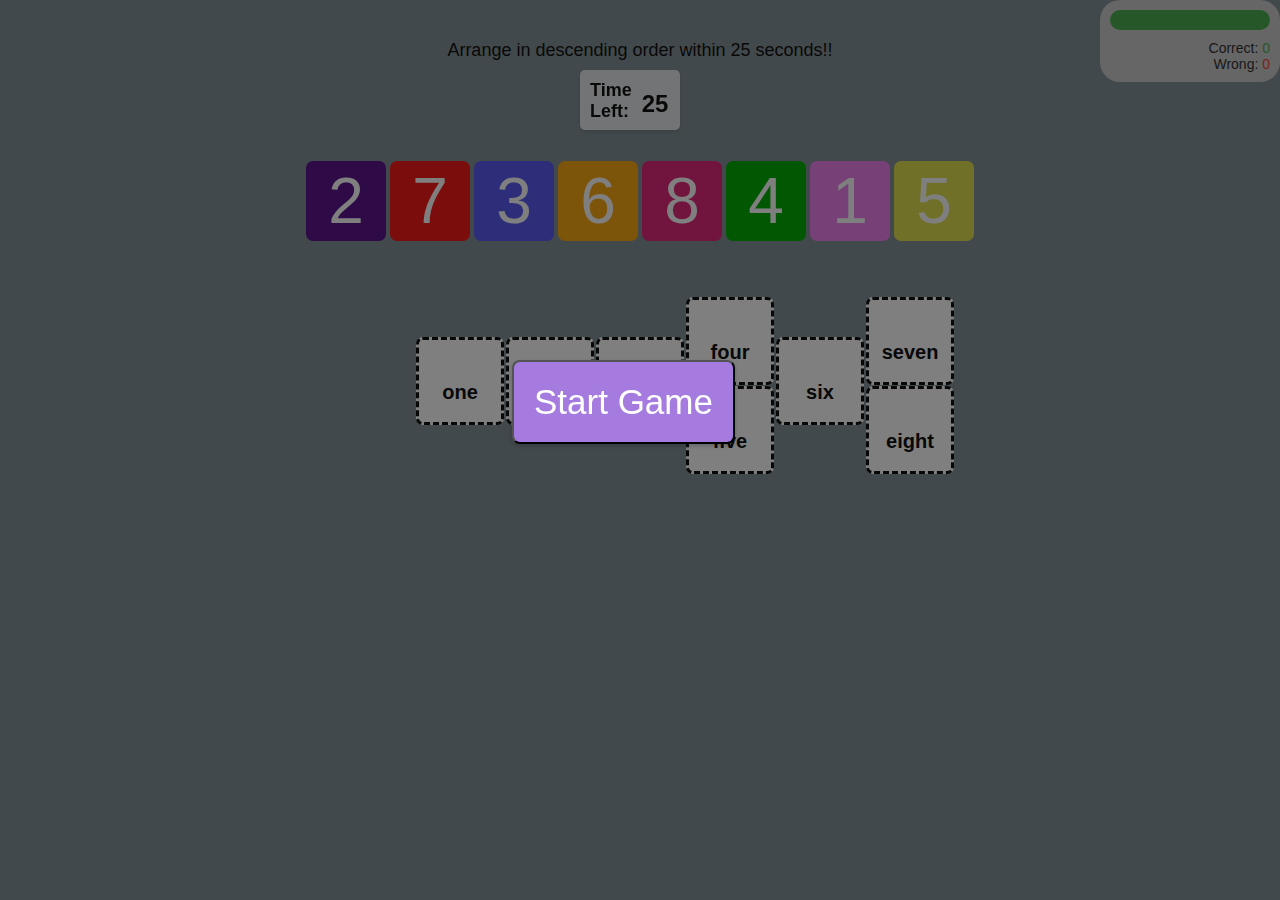
<file: Lvl_4/index4.html>
<!DOCTYPE html>
<html lang="en">
<head>
    <meta charset="UTF-8">
    <meta http-equiv="X-UA-Compatible" content="IE=edge">
    <meta name="viewport" content="width=device-width, initial-scale=1.0">
   
    <!-- Link to external stylesheet -->
    <link rel="stylesheet" href="style4.css">
    <title>Document</title>
</head>
<body>
  <!-- Instruction section with a start button -->
  <div class="inst">
    <button id="startButton" class="start-button">Start Game</button>
    Arrange in descending order within 25 seconds!!
  </div>

  <!-- Timer display section -->
  <div class="timer-container">
    <div class="timer-label">Time Left:</div>
    <div class="timer">25</div>
  </div>

  <!-- Section for draggable elements -->
  <div class="draggable-elements">
    <!-- Individual draggable elements with unique IDs and colors -->
    <div class="draggable" style="color: rgb(255, 255, 255); background-color:rgb(92, 20, 143);" id="two" draggable="true">2</div>
    <div class="draggable" style="color: rgb(255, 255, 255); background-color:rgb(248, 26, 26);" id="seven" draggable="true">7</div>
    <div class="draggable" style="color: rgb(255, 255, 255); background-color:rgb(90, 90, 243)" id="three" draggable="true">3</div>
    <div class="draggable" style="color: rgb(254, 254, 254); background-color:rgb(248, 168, 21);" id="six" draggable="true">6</div>
    <div class="draggable" style="color: rgb(255, 255, 255); background-color:rgb(226, 43, 125);" id="eight" draggable="true">8</div>
    <div class="draggable" style="color: rgb(255, 255, 255); background-color:rgb(5, 174, 5)" id="four" draggable="true">4</div>
    <div class="draggable" style="color: rgb(254, 254, 254); background-color:violet;" id="one" draggable="true">1</div>
    <div class="draggable" style="color: rgb(255, 255, 255); background-color:rgb(225, 225, 81);" id="five" draggable="true">5</div>
    
    <!-- Additional elements commented out for now -->
    <!-- <div class="square draggable" style="color: rgb(255, 255, 255); background-color:rgb(226, 43, 223);" id="nine" draggable="true">9</div>
    <div class="square draggable" style="color: rgb(255, 255, 255); background-color:rgb(226, 223, 43);" id="ten" draggable="true">10</div> -->
  </div>

  <!-- Section for droppable elements -->
  <div class="droppable-elements">
    <!-- Individual droppable elements with unique data-draggable-id attributes -->
    <div class="droppable one" data-draggable-id="one"><span>one</span></div>
    <div class="droppable two" data-draggable-id="two"><span>two</span></div>
    <div class="droppable three" data-draggable-id="three"><span>three</span></div>
    <div class="droppable four" data-draggable-id="four"><span>four</span></div>
    <div class="droppable five" data-draggable-id="five"><span>five</span></div>
    <div class="droppable six" data-draggable-id="six"><span>six</span></div>
    <div class="droppable seven" data-draggable-id="seven"><span>seven</span></div>
    <div class="droppable eight" data-draggable-id="eight"><span>eight</span></div>
    
    <!-- Additional elements commented out for now -->
    <!-- <div class="droppable nine" data-draggable-id="nine"><span>nine</span></div>
    <div class="droppable ten" data-draggable-id="ten"><span>ten</span></div> -->
  </div>

  <!-- Overlay for notifications and retry messages -->
  <div class="overlay"></div>
  <div class="notification"></div>
  <div class="retry_lvl"></div>

  <!-- Winning count bar section with energy fill and counters -->
  <div class="winning-count-bar">
    <div class="energy-bar">
      <div class="energy-fill"></div>
    </div>
    <div class="counters">
      <div class="correct-count">
        <span class="label">Correct:</span>
        <span class="count">0</span>
      </div>
      <div class="wrong-count">
        <span class="label">Wrong:</span>
        <span class="count">0</span>
      </div>
    </div>
  </div>

  <!-- Link to external JavaScript file -->
  <script src="script4.js"></script>
</body>
</html>
</file>
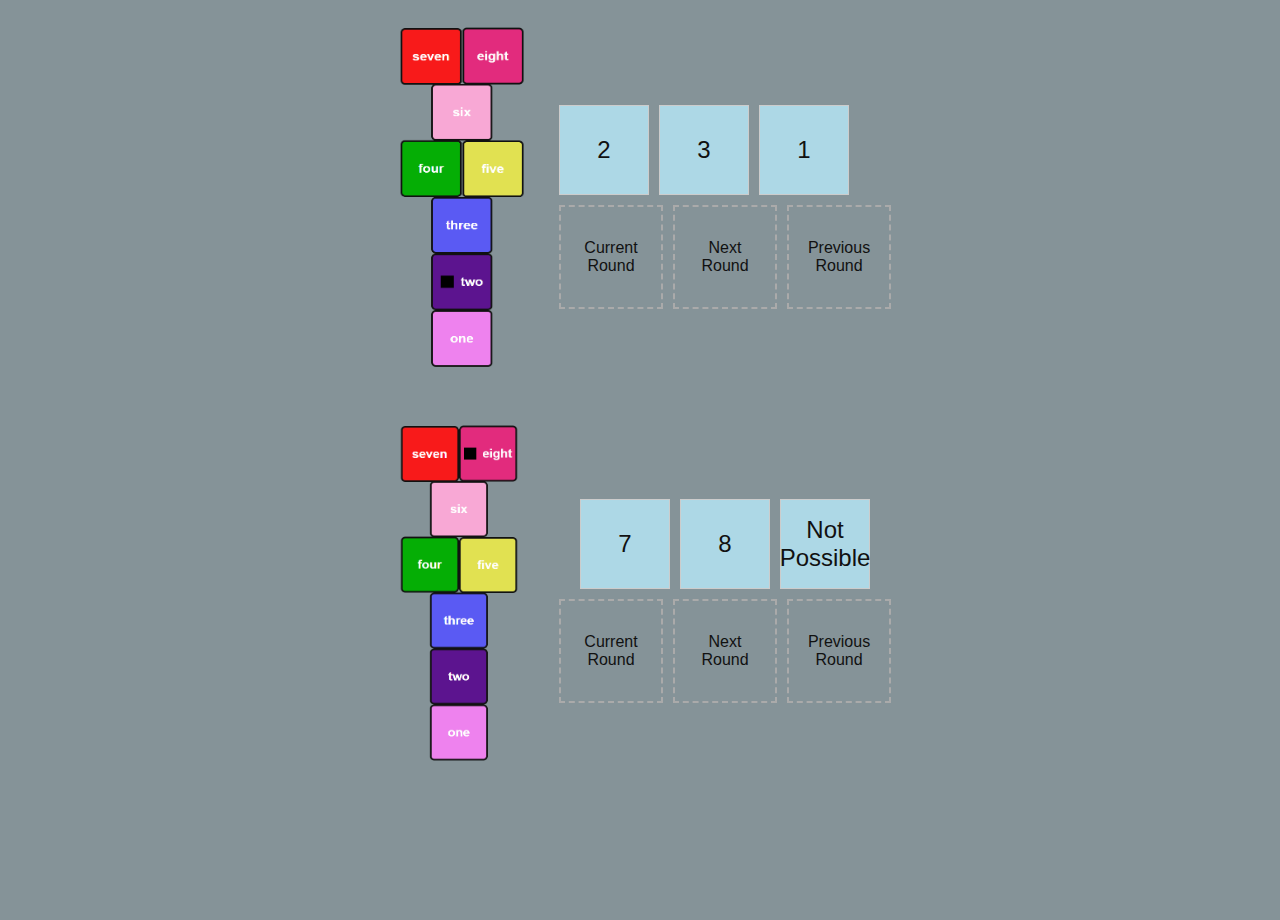
<file: Lvl_5/page2.html>
<!DOCTYPE html>
<html lang="en">
<head>
<meta charset="UTF-8">
<meta name="viewport" content="width=device-width, initial-scale=1.0">
<title>Level 5</title>
<style>
/* styles.css */
body {

    
    height: 100vh;
    margin: 0;
    text-align: center;
    background-color: #eee;
    padding: 0;
    background-image: linear-gradient(to right, #859398, #859398);
    color: #111;
    
    font-family: 'Montserrat', sans-serif;
}

.container {
  max-width: 800px;
  margin: 20px auto;
  display: flex;
  justify-content: center;
  align-items: center;
  flex-wrap: wrap;
}

.left-panel {
  margin-right: 20px;
}

.left-panel img {
  margin-bottom: 20px;
  width: 150px; /* Set the width to 200 pixels */
  height: 350px; /* Set the height to 150 pixels */
}

.right-panel {
  display: flex;
  flex-direction: column;
}

.tile-container {
  display: flex;
  flex-direction: column;
  align-items: center;
}

.tile-row {
  display: flex;
  align-items: center;
}

.tile {
  width: calc(100px - 10px); /* Adjusted width to include the border */
  height: calc(100px - 10px); /* Adjusted height to include the border */
  background-color: lightblue;
  border: 1px solid #ccc;
  margin: 5px; /* Add space between tiles */
  cursor: pointer;
  font-size: x-large;
  box-sizing: border-box; /* Ensure padding and border are included in the width */
  display: flex;
  justify-content: center;
  align-items: center;
}

.tile:nth-child(odd) {
  background-color: lightblue; /* Set the background color for all tiles */
}

.tile span {
  width: 100%;
  text-align: center;
}


.dropzone {
  width: 100px;
  height: 100px;
  border: 2px dashed #aaa;
  margin: 5px;
  display: flex;
  justify-content: center;
  align-items: center;
  position: relative;
}

.dropzone span {
  display: inline-block;
  position: absolute;
  top: 50%;
  left: 50%;
  transform: translate(-50%, -50%);
}

.message-box {
  padding: 20px;
  background-color: rgb(87, 216, 228);
  display: none;
  text-align: center; /* Center align the message */
}

.next-button {
  padding: 10px 20px;
  background-color: rgb(87, 216, 228);
  border: none;
  cursor: pointer;
  display: none;
}

/* Resize images loaded dynamically */
.resized-image {
  width: 150px; /* Set the width to 200 pixels */
  height: 350px; /* Set the height to 150 pixels */
}

/* Resize images to a percentage of their parent container */
.img-container {
  width: 50%; /* Set the container width */
}

.img-container img {
  width: 100%; /* Make the image fill its container */
  height: auto; /* Maintain aspect ratio */
}
#tileContainer {
  display: flex;
  flex-direction: row;
}
/* Center the message box */
#messageContainer {
  position: fixed;
  top: 50%;
  left: 50%;
  transform: translate(-50%, -50%);
  z-index: 999; /* Ensure it's above other elements */
}

/* Center the next button */
#buttonContainer {
  position: fixed;
  top: calc(50% + 60px); /* Adjust the distance from the message box */
  left: 50%;
  transform: translateX(-50%);
  z-index: 999; /* Ensure it's above other elements */
}

#dropZoneContainer {
  display: flex;
  flex-direction: row;
}
/* Resize images using max-width */
.max-width-img {
  max-width: 300px; /* Set the maximum width to 300 pixels */
  height: auto; /* Maintain aspect ratio */
}
</style>
</head>
<body>
<div class="container">
  <div class="left-panel">
    <img id="image" src="image1.png" alt="Image">
  </div>
  <div class="right-panel">
    <div class="tile-container" id="tileContainer">
    </div>
    <div class="tile-container" id="dropZoneContainer">
    </div>
  </div>
</div>
<div class="container">
  <div class="left-panel">
    <img src="image8.png" alt="Image 1" class="resized-image">
  </div>
  <div class="right-panel">
    <div class="tile-container">
      <div class="tile-row">
        <div class="tile" draggable="true" data-value="7">7</div>
        <div class="tile" draggable="true" data-value="8">8</div>
        <div class="tile" draggable="true" data-value="NA">Not Possible</div>
      </div>
      <div class="tile-row">
        <div class="dropzone" data-value="8"><span>Current Round</span></div>
        <div class="dropzone" data-value="NA"><span>Next Round</span></div>
        <div class="dropzone" data-value="7"><span>Previous Round</span></div>
      </div>
    </div>
  </div>
</div>
<div id="messageContainer" class="message-box">
  <div id="messageBox">Congratulations! You arranged the tiles correctly!</div>
</div>
<div id="buttonContainer">
  <button class="next-button" onclick="redirectToNextPage()">Next</button>
</div>
<script>
// Define arrays containing the URLs of the three images
const images = [
  'image2.png', // Image 2
  'image3.png', // Image 3
  'image4.png'  // Image 4
];

// Randomly select an index from the array to determine which image to display
const randomIndex = Math.floor(Math.random() * images.length);

// Set the src attribute of the img element to the randomly chosen image URL
const imageElement = document.getElementById('image');
imageElement.src = images[randomIndex];

// Define arrays containing sets of tiles for each image
const tileSets = [
  // Tiles for Image 2
  [
    { value: 4, text: '2' },
    { value: 5, text: '3' },
    { value: 6, text: '1' }
  ],
  // Tiles for Image 3
  [
    { value: 7, text: '4' },
    { value: 8, text: '2' },
    { value: 9, text: '3' }
  ],
  // Tiles for Image 4
  [
    { value: 10, text: '3' },
    { value: 11, text: '5' },
    { value: 12, text: '4' }
  ]
];

// Define arrays containing sets of drop zones for each image
const dropZoneSets = [
  // Drop zones for Image 2
  ['Current Round', 'Next Round', 'Previous Round'],
  // Drop zones for Image 3
  ['Next Round', 'Previous Round', 'Current Round'],
  // Drop zones for Image 4
  ['Previous Round', 'Next Round', 'Current Round']
];

// Select the corresponding tile set and drop zone set based on the random index
const selectedTileSet = tileSets[randomIndex];
const selectedDropZoneSet = dropZoneSets[randomIndex];

// Populate the tile container with tiles
const tileContainer = document.getElementById('tileContainer');
selectedTileSet.forEach(tileData => {
  const tile = document.createElement('div');
  tile.classList.add('tile');
  tile.textContent = tileData.text;
  tile.setAttribute('draggable', true);
  tile.setAttribute('data-value', tileData.value);
  tileContainer.appendChild(tile);
});

// Populate the drop zone container with drop zones
const dropZoneContainer = document.getElementById('dropZoneContainer');
selectedDropZoneSet.forEach((dropZoneText, index) => {
  const dropZone = document.createElement('div');
  dropZone.classList.add('dropzone');
  dropZone.setAttribute('data-value', selectedTileSet[index].value); // Assign corresponding tile value to drop zone
  const span = document.createElement('span');
  span.textContent = dropZoneText;
  dropZone.appendChild(span);
  dropZoneContainer.appendChild(dropZone);
});

function redirectToNextPage() {
  // Redirect to the next page
  window.location.href = "page3.html";
}

const tiles = document.querySelectorAll('.tile');
const dropzones = document.querySelectorAll('.dropzone');
const messageContainer = document.getElementById('messageContainer');
const nextButton = document.querySelector('.next-button');

let draggedTile = null;

tiles.forEach(tile => {
  tile.addEventListener('dragstart', dragStart);
  tile.addEventListener('dragend', dragEnd);
});

dropzones.forEach(dropzone => {
  dropzone.addEventListener('dragover', dragOver);
  dropzone.addEventListener('dragenter', dragEnter);
  dropzone.addEventListener('dragleave', dragLeave);
  dropzone.addEventListener('drop', dragDrop);
});

function dragStart() {
  draggedTile = this;
  setTimeout(() => (this.style.display = 'none'), 0);
}

function dragEnd() {
  draggedTile.style.display = 'block';
  draggedTile = null;
}

function dragOver(e) {
  e.preventDefault();
}

function dragEnter(e) {
  e.preventDefault();
  this.classList.add('hovered');
}

function dragLeave() {
  this.classList.remove('hovered');
}

function dragDrop() {
  this.classList.remove('hovered');
  const currentDropzone = this;
  const currentTileValue = draggedTile.getAttribute('data-value');
  const currentDropzoneValue = currentDropzone.getAttribute('data-value');
  if (currentTileValue === currentDropzoneValue) {
    if (!currentDropzone.querySelector('.tile')) {
      currentDropzone.appendChild(draggedTile);
      currentDropzone.querySelector('span').style.display = 'none'; // Hide the text
      checkTiles();
    } else {
      const replacedTile = currentDropzone.querySelector('.tile');
      currentDropzone.removeChild(replacedTile);
      currentDropzone.appendChild(draggedTile);
      currentDropzone.querySelector('span').style.display = 'none'; // Hide the text
      checkTiles();
    }
  }
}

function checkTiles() {
  let correctMatches = 0;
  dropzones.forEach(dropzone => {
    const tile = dropzone.querySelector('.tile');
    if (tile && tile.getAttribute('data-value') === dropzone.getAttribute('data-value')) {
      correctMatches++;
    }
  });

  if (correctMatches === dropzones.length) {
    messageContainer.style.display = 'block'; // Show the message container
    nextButton.style.display = 'block'; // Display the button
  }
}
</script>
</body>
</html>
</file>
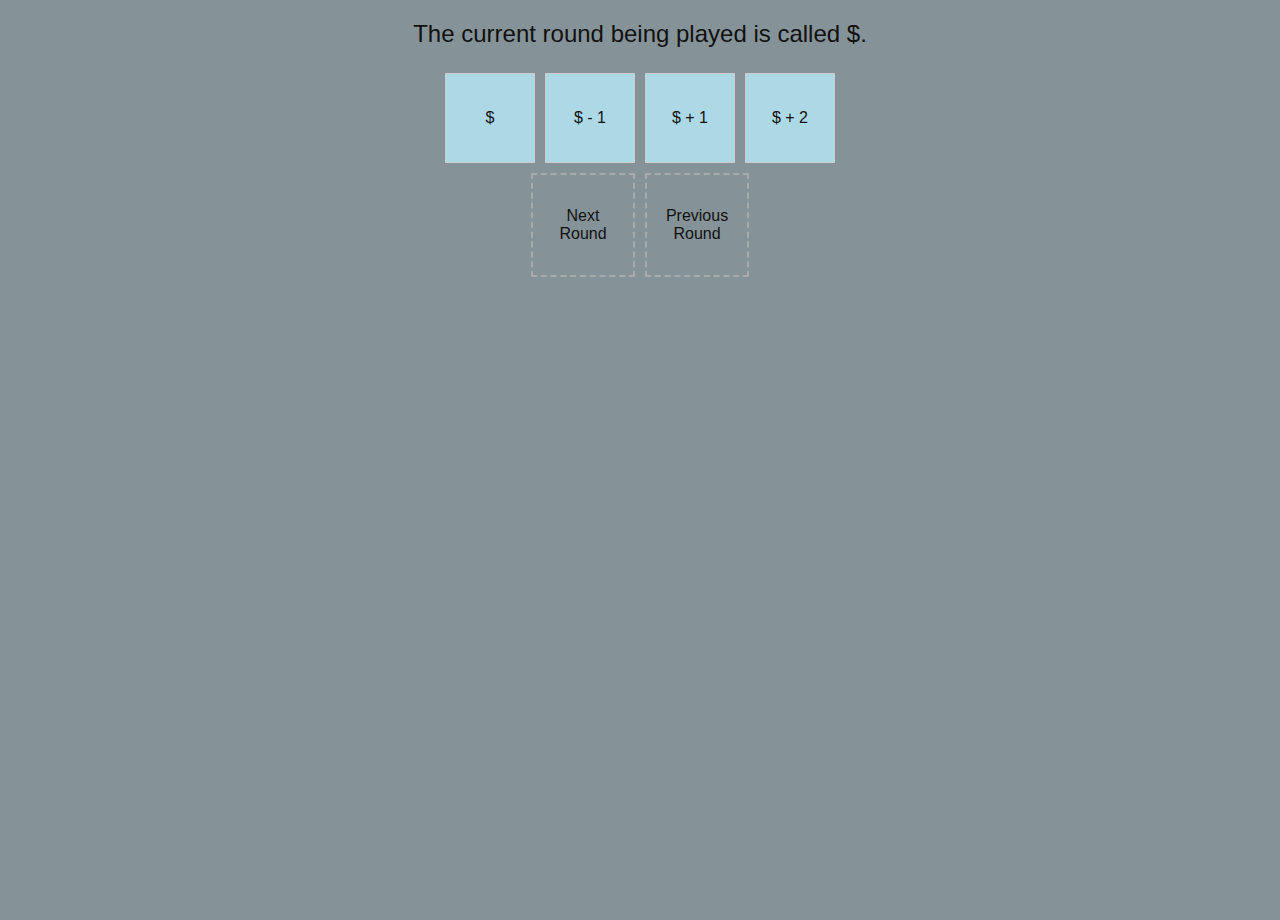
<file: Lvl_5/page3.html>
<!DOCTYPE html>
<html lang="en">
<head>
<meta charset="UTF-8">
<meta name="viewport" content="width=device-width, initial-scale=1.0">
<title>Level 5</title>
<style>
/* styles.css */
body {
  height: 100vh;
    margin: 0;
    text-align: center;
    background-color: #eee;
    padding: 0;
    background-image: linear-gradient(to right, #859398, #859398);
    color: #111;
    font-family: 'Montserrat', sans-serif;
 
}

.container {
  max-width: 800px;
  margin: 20px auto;
  display: flex;
  justify-content: center;
  align-items: center;
  flex-direction: column; /* Adjusted to display elements vertically */
}

.right-panel {
  display: flex;
  flex-direction: row; /* Adjusted to display elements horizontally */
}

.tile-container {
  display: flex;
  flex-wrap: wrap; /* Tiles wrap to the next line if there's not enough space */
  justify-content: center;
}

.tile {
  width: calc(100px - 10px); /* Adjusted width to include the border */
  height: calc(100px - 10px); /* Adjusted height to include the border */
  background-color: lightblue;
  border: 1px solid #ccc;
  margin: 5px; /* Add space between tiles */
  cursor: pointer;
  box-sizing: border-box; /* Ensure padding and border are included in the width */
  display: flex;
  justify-content: center;
  align-items: center; /* Center align text vertically */
}

.tile:nth-child(odd) {
  background-color: lightblue; /* Alternate tile colors */
}

.dropzone-container {
  display: flex;
  justify-content: space-around; /* Evenly distribute drop zones */
}

.dropzone {
  width: 100px;
  height: 100px;
  border: 2px dashed #aaa;
  margin: 5px;
  display: flex;
  justify-content: center;
  align-items: center;
  position: relative;
}

.dropzone span {
  display: inline-block;
  position: absolute;
  top: 50%;
  left: 50%;
  transform: translate(-50%, -50%);
}

.message-box {
  padding: 20px;
  background-color: lightgreen;
  display: none;
  text-align: center; /* Center align the message */
}

.running-text {
  text-align: center;
  font-size: 24px;
  margin-top: 20px;
}
</style>
</head>
<body>
<div class="running-text" id="runningText">The current round being played is called $.</div>
<div class="container" id="container">
  <div class="right-panel">
    <div class="tile-container" id="tileContainer"></div>
  </div>
  <div class="right-panel">
    <div class="dropzone-container" id="dropzoneContainer">
      <div class="dropzone" data-value="1"><span id="dropzoneText1">Next Round</span></div>
      <div class="dropzone" data-value="2"><span id="dropzoneText2">Previous Round</span></div>
    </div>
  </div>
</div>
<div id="messageContainer" class="message-box">
  <div id="messageBox">Congratulations! You arranged the tiles correctly!</div>
</div>
<script>
const tileContainer = document.getElementById('tileContainer');
const runningText = document.querySelector('.running-text');
const dropzoneContainer = document.getElementById('dropzoneContainer');
const messageContainer = document.getElementById('messageContainer');
const messageBox = document.getElementById('messageBox');
const dropzoneText1 = document.getElementById('dropzoneText1');
const dropzoneText2 = document.getElementById('dropzoneText2');
const tiles = [
  '<div class="tile" draggable="true" data-value="3">$</div>',
  '<div class="tile" draggable="true" data-value="2">$ - 1</div>',
  '<div class="tile" draggable="true" data-value="1">$ + 1</div>',
  '<div class="tile" draggable="true" data-value="4">$ + 2</div>'
];

// Display running text with words appearing one by one
const words = runningText.textContent.split(' ');
runningText.textContent = ''; // Clear the text content
words.forEach((word, index) => {
  setTimeout(() => {
    runningText.textContent += word + ' ';
    if (index === words.length - 1) {
      // Show tiles after running text is fully displayed
      setTimeout(() => {
        tileContainer.innerHTML = tiles.join(''); // Append tiles

        // Add event listeners for drag and drop
        const draggableTiles = document.querySelectorAll('.tile');
        const dropzones = document.querySelectorAll('.dropzone');

        draggableTiles.forEach(tile => {
          tile.addEventListener('dragstart', dragStart);
        });

        dropzones.forEach(dropzone => {
          dropzone.addEventListener('dragover', dragOver);
          dropzone.addEventListener('drop', dragDrop);
        });
      }, 0); // No delay needed
    }
  }, index * 10); // Display each word with a small delay
});

let draggedTile = null;

function dragStart(e) {
  draggedTile = this;
  e.dataTransfer.setData('text', this.dataset.value);
}

function dragOver(e) {
  e.preventDefault();
}

function dragDrop(e) {
  e.preventDefault();
  const data = e.dataTransfer.getData('text');
  if (data === this.dataset.value) {
    this.appendChild(draggedTile);
    if (this.dataset.value === "1") {
      dropzoneText1.style.display = 'none'; // Hide text inside drop zone 1
    } else if (this.dataset.value === "2") {
      dropzoneText2.style.display = 'none'; // Hide text inside drop zone 2
    }
    checkTiles(); // Check if all tiles are placed correctly
  }
}

function checkTiles() {
  const dropzones = document.querySelectorAll('.dropzone');
  let correctMatches = 0;
  dropzones.forEach(dropzone => {
    const tile = dropzone.querySelector('.tile');
    if (tile && tile.dataset.value === dropzone.dataset.value) {
      correctMatches++;
    }
  });

  if (correctMatches === dropzones.length) {
    messageContainer.style.display = 'block'; // Show congratulatory message
  }
}
</script>
</body>
</html>
</file>
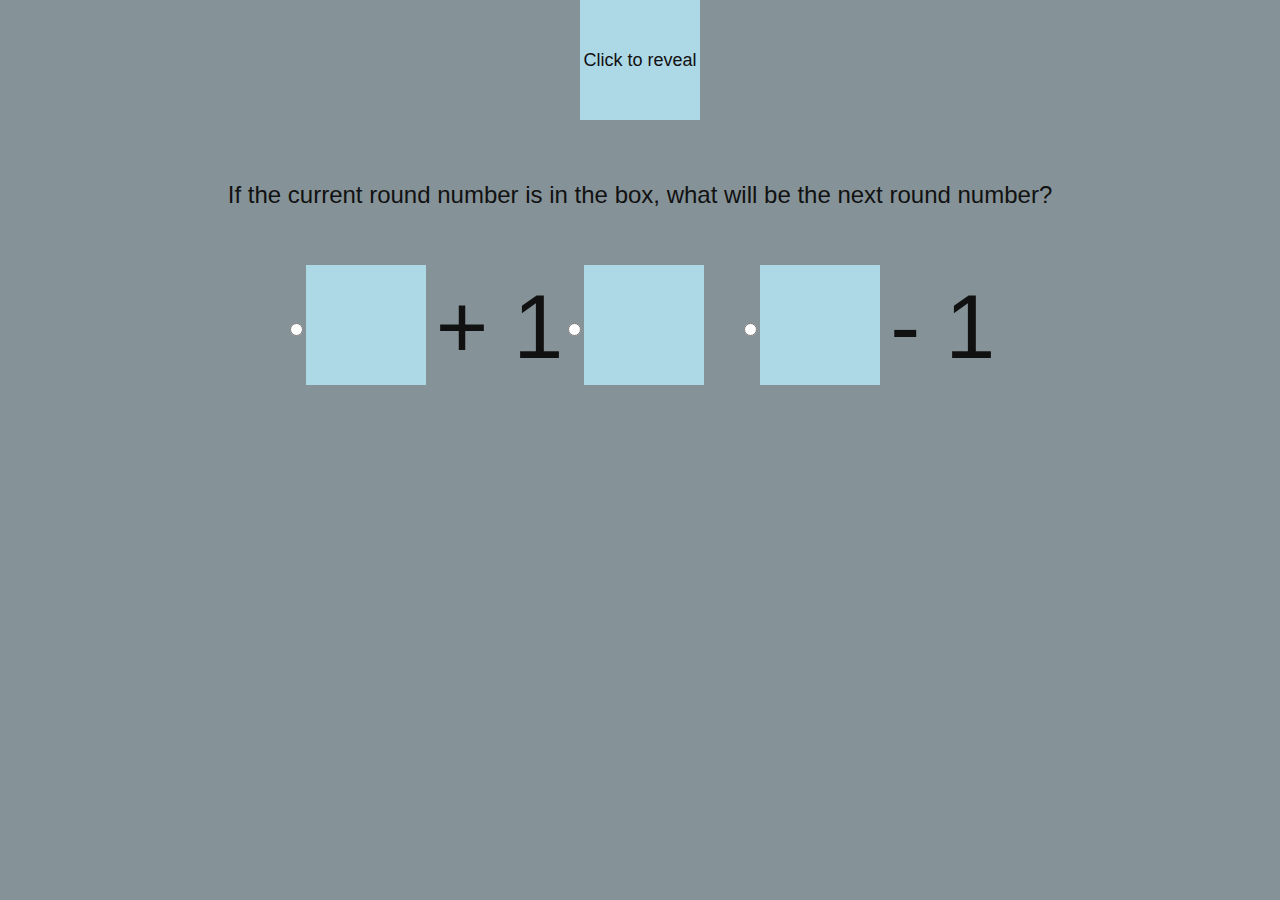
<file: Lvl_6/L6_P1.html>
<!DOCTYPE html>
<html lang="en">
<head>
  <meta charset="UTF-8">
  <meta name="viewport" content="width=device-width, initial-scale=1.0">
  <title>Level 6_1</title>
  <style>
    body {height: 100vh;
    margin: 0;
    text-align: center;
    background-color: #eee;
    padding: 0;
    background-image: linear-gradient(to right, #859398, #859398);
    color: #111;
    font-family: 'Montserrat', sans-serif;
  font-size: x-large;}
    body, html {
      height: 100%;
      margin: 0;
      display: flex;
      justify-content: center;
    }

    .container {
      display: flex;
      flex-direction: column;
      align-items: center; /* Center items horizontally */
    }

    .box {
      width: 120px;
      height: 120px;
      background-color: lightblue;
      cursor: pointer;
      font-size: 18px;
      margin-bottom: 5px;
      line-height: 120px; /* Center the number vertically */
      text-align: center; /* Center the number horizontally */
    }
    #optionsForm {
      display: flex;
    }

    .optionLabel {
      display: flex;
      align-items: center;
      margin-bottom: 10px;
      font-size: 90px;
    }

    .boxLabel {
      margin-left: 10px;
      display: flex;
    }

    .message {
      margin-top: 10px;
    }
  </style>
</head>
<body>
  <div class="container">
    <div id="box" class="box" onclick="toggleNumber()">Click to reveal</div><br><br>
    <div>If the current round number is in the box, what will be the next round number?</div><br><br>
    <form id="optionsForm">
      <label for="increaseOption" class="optionLabel">
        <input type="radio" id="increaseOption" name="nextRoundOption" value="Increase by 1">
        <div class="box" style="background-color: lightblue;">&nbsp;</div><span class="boxLabel">+ 1</span>
      </label>
      
      <label for="remainOption" class="optionLabel">
        <input type="radio" id="remainOption" name="nextRoundOption" value="Remain the same">
        <div class="box" style="background-color: lightblue;">&nbsp;</div><span class="boxLabel">&nbsp;</span>
      </label>
      
      <label for="decreaseOption" class="optionLabel">
        <input type="radio" id="decreaseOption" name="nextRoundOption" value="Decrease by 1">
        <div class="box" style="background-color: lightblue;">&nbsp;</div><span class="boxLabel">- 1</span>
      </label>
    </form><br><br>
    <div id="message" class="message"></div>
   
  </div>
  
  <script>
    var randomNumber = Math.floor(Math.random() * 7) + 1;

    function toggleNumber() {
      var box = document.getElementById('box');
      if (box.innerHTML === "Click to reveal") {
        box.innerHTML = randomNumber;
      } else {
        box.innerHTML = "Click to reveal";
      }
    }
    

    document.getElementById('optionsForm').addEventListener('change', function() {
      var selectedOption = document.querySelector('input[name="nextRoundOption"]:checked').value;
      var message = document.getElementById('message');
      if (selectedOption === "Increase by 1") {
        message.textContent = "Success! The next round number is " + (randomNumber + 1) + ".";
      } else if (selectedOption === "Remain the same") {
        message.textContent = "Failure! The next round number is " + (randomNumber + 1) + ".";
      } else if (selectedOption === "Decrease by 1" && randomNumber > 1) {
        message.textContent = "Failure! The next round number is " + (randomNumber + 1) + ".";
      } else {
        message.textContent = "Failure! The next round number is 1.";
      }

      // Show the Next Level button
      document.getElementById('nextLevelButton').style.display = 'block';
    });
    // Function to redirect to the next page


    // Add event listener for the Next Level button
    document.getElementById('nextLevelButton').addEventListener('click', function() {
      // Reset the game or perform any desired action here
      // For example, you can reload the page
      location.reload();
    });
  </script>
</body>
</html>
</file>
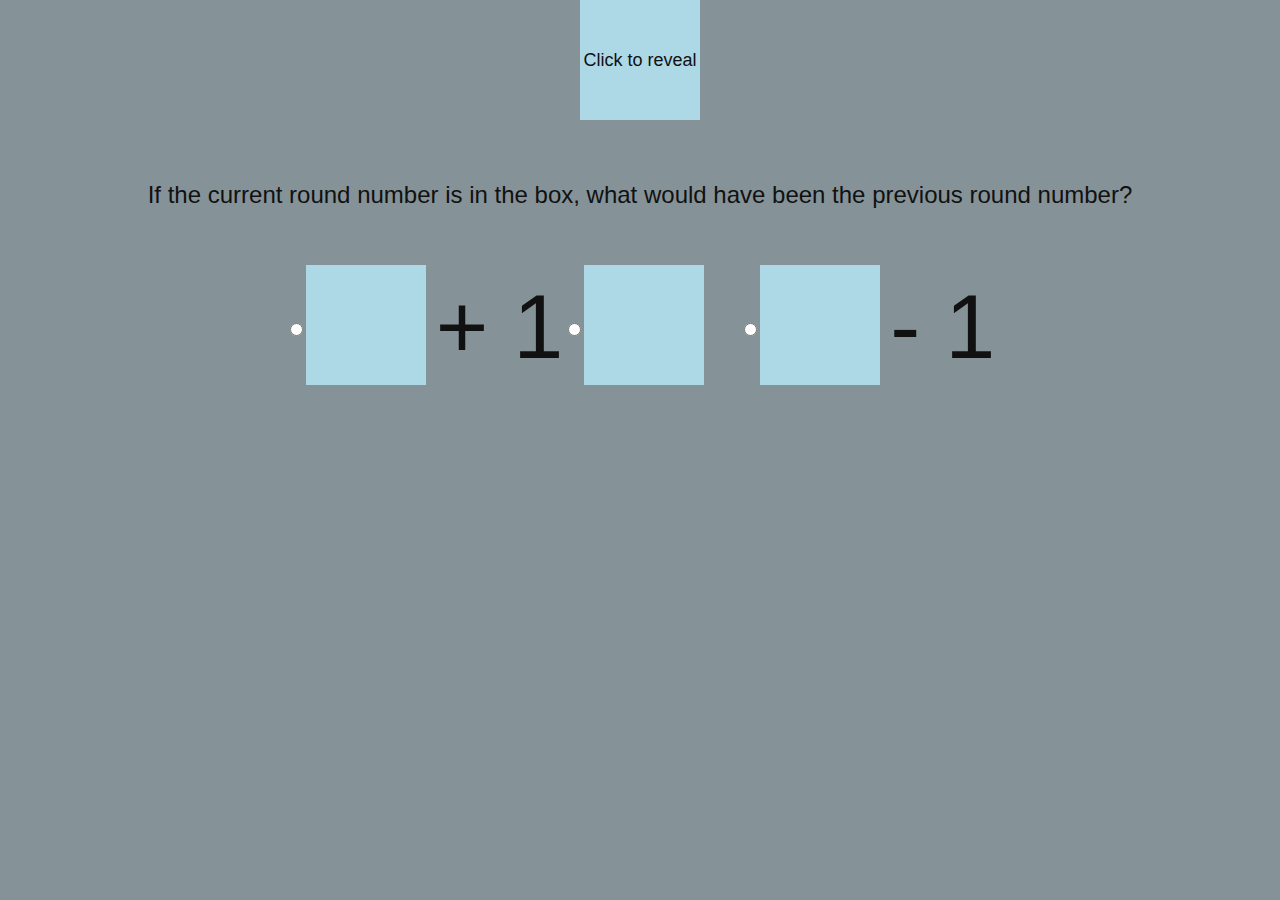
<file: Lvl_6/L6_P2.html>
<!DOCTYPE html>
<html lang="en">
<head>
  <meta charset="UTF-8">
  <meta name="viewport" content="width=device-width, initial-scale=1.0">
  <title>Level 6_2
    
  </title>
  <style>
     body {height: 100vh;
    margin: 0;
    text-align: center;
    background-color: #eee;
    padding: 0;
    background-image: linear-gradient(to right, #859398, #859398);
    color: #111;
    font-family: 'Montserrat', sans-serif;
  font-size: x-large;}
    body, html {
      height: 100%;
      margin: 0;
      display: flex;
      justify-content: center;
      
    }

    .container {
      display: flex;
      flex-direction: column;
      align-items: center; /* Center items horizontally */
    }

    .box {
      width: 120px;
      height: 120px;
      background-color: lightblue;
      cursor: pointer;
      font-size: 18px;
      margin-bottom: 5px;
      line-height: 120px; /* Center the number vertically */
      text-align: center; /* Center the number horizontally */
    }
    #optionsForm {
      display: flex;
    }

    .optionLabel {
      display: flex;
      align-items: center;
      margin-bottom: 10px;
      font-size: 90px;
    }

    .boxLabel {
      margin-left: 10px;
      display: flex;
    }

    .message {
      margin-top: 10px;
    }
  </style>
</head>
<body>
  <div class="container">
    <div id="box" class="box" onclick="toggleNumber()">Click to reveal</div><br><br>
    <div>If the current round number is in the box, what would have been the previous round number?</div><br><br>
    <form id="optionsForm">
      <label for="increaseOption" class="optionLabel">
        <input type="radio" id="increaseOption" name="nextRoundOption" value="Increase by 1">
        <div class="box" style="background-color: lightblue;">&nbsp;</div><span class="boxLabel">+ 1</span>
      </label>
      
      <label for="remainOption" class="optionLabel">
        <input type="radio" id="remainOption" name="nextRoundOption" value="Remain the same">
        <div class="box" style="background-color: lightblue;">&nbsp;</div><span class="boxLabel">&nbsp;</span>
      </label>
      
      <label for="decreaseOption" class="optionLabel">
        <input type="radio" id="decreaseOption" name="nextRoundOption" value="Decrease by 1">
        <div class="box" style="background-color: lightblue;">&nbsp;</div><span class="boxLabel">- 1</span>
      </label>
    </form><br><br>
    <div id="message" class="message"></div>
  </div>
  
  <script>
    var randomNumber = Math.floor(Math.random() * 7) + 2;

    function toggleNumber() {
      var box = document.getElementById('box');
      if (box.innerHTML === "Click to reveal") {
        box.innerHTML = randomNumber;
      } else {
        box.innerHTML = "Click to reveal";
      }
    }

    document.getElementById('optionsForm').addEventListener('change', function() {
      var selectedOption = document.querySelector('input[name="nextRoundOption"]:checked').value;
      var message = document.getElementById('message');
      if (selectedOption === "Decrease by 1") {
        message.textContent = "Success! The previous round number was " + (randomNumber - 1) + ".";
      } else if (selectedOption === "Remain the same") {
        message.textContent = "Failure! The previous round number was " + (randomNumber - 1) + ".";
      } else if (selectedOption === "Increase by 1" && randomNumber > 1) {
        message.textContent = "Failure! The previous round number was " + (randomNumber - 1) + ".";
      } else {
        message.textContent = "Failure! The previous round number was " + (randomNumber - 1) + ".";
    }});
  </script>
</body>
</html>
</file>
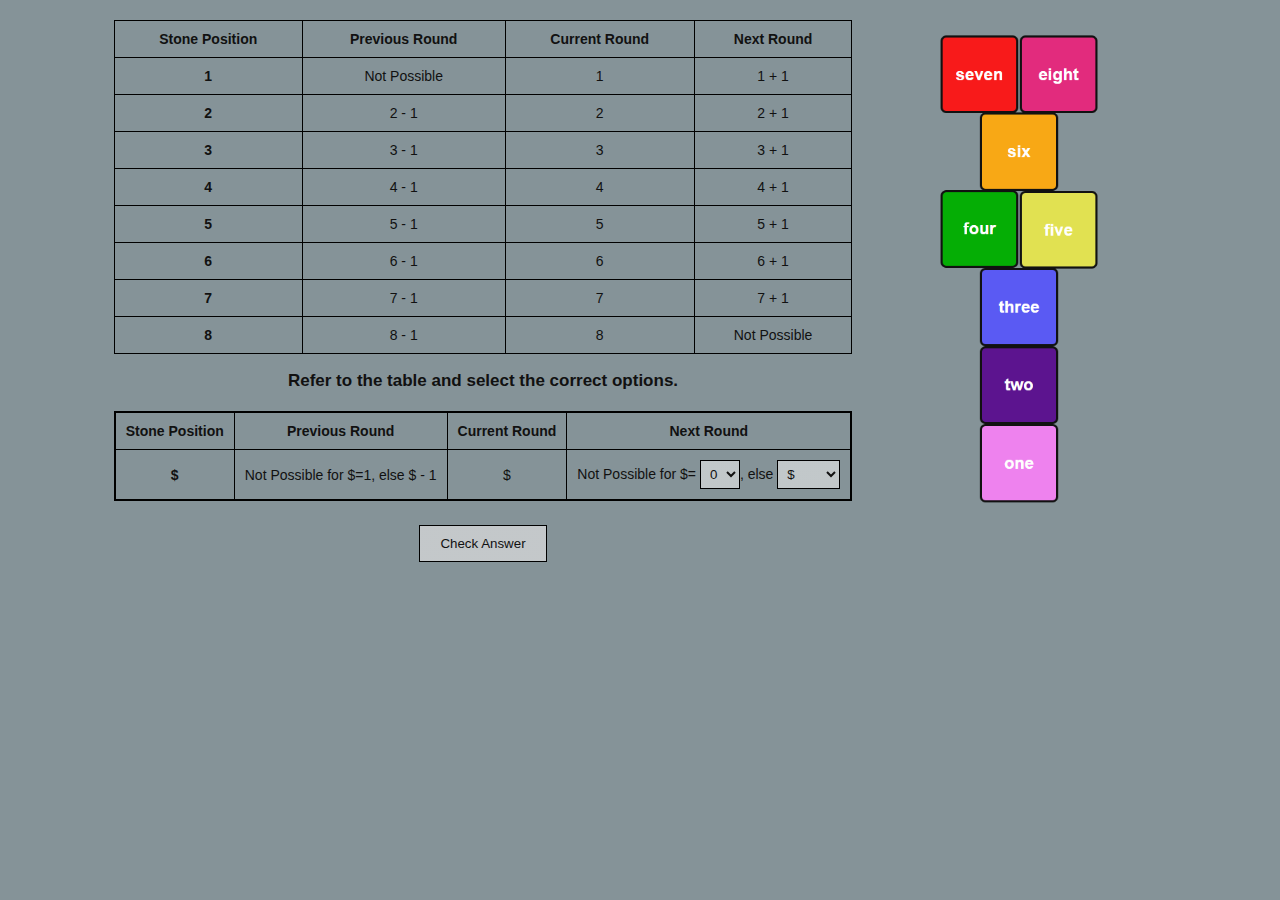
<file: Lvl_9/Untitled-2.html>
<!DOCTYPE html>
<html lang="en">
<head>
    <meta charset="UTF-8">
    <meta name="viewport" content="width=device-width, initial-scale=1.0">
    <title>Level 9</title>
    <style>
        body {
            display: flex;
            justify-content: center;
            align-items: flex-start;
            gap: 20px;
            margin: 20px;
            background-color: #eee;
            padding: 0;
            background-image: linear-gradient(to right, #859398, #859398);
            color: #111;
            font-family: 'Montserrat', sans-serif;
            font-size: 14px;
        }
        table {
            width: 100%;
            border-collapse: collapse;
        }
        th, td {
            border: 1px solid black;
            text-align: center;
            padding: 10px;
        }
        th {
            background-color: #eee;
            background-image: linear-gradient(to right, #859398, #859398);
        }
        .image-container {
            display: flex;
            flex-direction: column;
            align-items: center;
        }
        .image-container img {
            max-width: 70%;
            height: auto;
        }
        select {
            background-color: #eee;
            background-image: linear-gradient(to right, #8593986b, #8593986b);
            border: 1px solid black;
            color: #111;
            padding: 5px;
            font-family: 'Montserrat', sans-serif;
        }
        button {
            background-color: #f1eeee;
            background-image: linear-gradient(to right, #8593986b, #8593986b);
            border: 1px solid black;
            color: #111;
            padding: 10px 20px;
            cursor: pointer;
            font-family: 'Montserrat', sans-serif;
        }
        .button-container {
            justify-content: center;
            align-items: center;
            display: flex;
           
            flex-direction: row;
            align-items: center;
            margin-top: 20px;
        }
        .detached-row {
            margin-top: 20px;
            border: 1px solid black;
            border-collapse: collapse;
        }
        .detached-row th, .detached-row td {
            border: 1px solid black;
            text-align: center;
            padding: 10px;
        }
        .detached-row th {
            background-color: #eee;
            background-image: linear-gradient(to right, #859398, #859398);
        }
    </style>
</head>
<body>
    <div> <div>
        <table id="Table">
            <thead>
                <tr>
                    <th>Stone Position</th>
                    <th>Previous Round</th>
                    <th>Current Round</th>
                    <th>Next Round</th>
                </tr>
            </thead>
            <tbody>
                <!-- Rows will be inserted here by JavaScript -->
            </tbody>
        </table>
        
    </div> 
        <p style="text-align: center; font-size: 17px; font-weight: bold;"> Refer to the table and select the correct options. </p>
    <div class="detached-row">
        <table>
            <thead>
                <tr>
                    <th>Stone Position</th>
                    <th>Previous Round</th>
                    <th>Current Round</th>
                    <th>Next Round</th>
                </tr>
            </thead>
            <tbody>
                <tr>
                    <th>$</th>
                    <td>Not Possible for $=1, else $ - 1</td>
                    <td>$</td>
                    <td>
                        Not Possible for $= 
                        <select id="$-3-1">
                            <option value="0">0</option>
                            <option value="1">1</option>
                            <option value="2">2</option>
                            <option value="3">3</option>
                            <option value="4">4</option>
                            <option value="5">5</option>
                            <option value="6">6</option>
                            <option value="7">7</option>
                            <option value="8">8</option>
                            <option value="9">9</option>
                            
                        </select>, else 
                        <select id="$-3-2">
                            <option value="$">$</option>                            
                            <option value="$ + 1">$ + 1</option>                            
                            <option value="$ - 1">$ - 1</option>
                            
                    </td>
                </tr>
            </tbody>
        </table>
    </div>
    <div class="button-container">
        <button id="replayLevelBtn" style="display: none;">Replay Level</button><p>&nbsp;&nbsp;&nbsp;&nbsp;&nbsp;</p>  
        <button id="validateBtn">Check Answer</button><p>&nbsp;&nbsp;&nbsp;&nbsp;&nbsp;</p>
            <button id="nextLevelBtn" style="display: none;">Next Level</button>
           
        
    </div></div>
    <div class="image-container">
        <img src="Hopscotch Image.png" alt="Placeholder Image">
    </div>

    <script>
        document.addEventListener("DOMContentLoaded", function() {
            const tableBody = document.querySelector("#Table tbody");
            const rows = 8; // Number of rows to display in the main table
            const cols = 3; // Number of columns excluding the first column

            const manualCells = {
                "1-1": "Not Possible",
                "1-2": "1",
                "1-3": "1 + 1",
                "2-1": "2 - 1",
                "2-2": "2",
                "2-3": "2 + 1",
                "3-1": "3 - 1",
                "3-2": "3",
                "3-3": "3 + 1",
                "4-1": "4 - 1",
                "4-2": "4",
                "4-3": "4 + 1",
                "5-1": "5 - 1",
                "5-2": "5",
                "5-3": "5 + 1",
                "6-1": "6 - 1",
                "6-2": "6",
                "6-3": "6 + 1",
                "7-1": "7 - 1",
                "7-2": "7",
                "7-3": "7 + 1",
                "8-1": "8 - 1",
                "8-2": "8",
                "8-3": "Not Possible"
            };

            const correctValues = {
                "$-3-1": "8", "$-3-2": "$ + 1"
            };

            for (let i = 1; i <= rows ; i++) {
                const tr = document.createElement("tr");

                // First column with the row number
                const th = document.createElement("th");
                th.textContent = `${i}`;
                tr.appendChild(th);

                for (let j = 1; j <= cols; j++) {
                    const td = document.createElement("td");

                    // Check if this cell should be manually filled
                    const key = `${i}-${j}`;
                    if (key in manualCells) {
                        td.textContent = manualCells[key];
                    } else {
                        // Dropdown cells
                        const select = document.createElement("select");
                        select.id = key;

                        // Add options 0 to 9
                        for (let k = 0; k <= 9; k++) {
                            const option = document.createElement("option");
                            option.value = k;
                            option.textContent = k;
                            select.appendChild(option);
                        }

                        // Add "Not Possible" option
                        const notPossibleOption = document.createElement("option");
                        notPossibleOption.value = "Not Possible";
                        notPossibleOption.textContent = "Not Possible";
                        select.appendChild(notPossibleOption);

                        td.appendChild(select);
                    }

                    tr.appendChild(td);
                }

                tableBody.appendChild(tr);
            }

            // Validate function
            document.getElementById("validateBtn").addEventListener("click", function() {
                let allCorrect = true;

             

                // Validate the detached row
                
                    const key =  `$-3-1`;
                    const key2 = `$-3-2`;
                    const cell = document.getElementById(key);
                    const cell2 = document.getElementById(key2);
                    const selectedValue = cell ? cell.value : null;
                    const selectedValue2 = cell2 ? cell2.value : null;
                    const expectedValue = correctValues[key];
                    const expectedValue2 = correctValues[key2];
                    const parentTd = cell ? cell.parentElement : null;
                    const parentTd2 = cell2 ? cell2.parentElement : null;

                    if (selectedValue && selectedValue === expectedValue && selectedValue2 && selectedValue2 === expectedValue2) {
        parentTd.innerHTML = `<span style="color: dark green; font-weight: bolder">Not possible for $=${selectedValue} </span>`;
        parentTd2.innerHTML += `<span style="color: dark green; font-weight: bolder">, else ${selectedValue2} </span>`;
    } else if (selectedValue && selectedValue !== expectedValue && selectedValue2 && selectedValue2 === expectedValue2) {
        parentTd.innerHTML = `<span style="color: white;">${selectedValue} &#10007;</span> <span style="color: dark green; font-weight: bolder">Not possible for $=${expectedValue}</span>`;
        parentTd2.innerHTML += `<span style="color: dark green; font-weight: bolder">, else ${selectedValue2}</span>`;
        allCorrect = false;
    } else if (selectedValue && selectedValue === expectedValue && selectedValue2 && selectedValue2 !== expectedValue2) {
        parentTd.innerHTML = `<span style="color: white;">${selectedValue2} &#10007;</span> <span style="color: dark green; font-weight: bolder">Not possible for $=${selectedValue}</span>`;
        parentTd2.innerHTML += `<span style="color: dark green; font-weight: bolder">, else ${expectedValue2}</span>`;
        allCorrect = false;
    } else if (selectedValue && selectedValue !== expectedValue && selectedValue2 && selectedValue2 !== expectedValue2) {
        parentTd.innerHTML = `<span style="color: white;">${selectedValue} &#10007; ${selectedValue2} &#10007;</span> <span style="color: dark green; font-weight: bolder">Not possible for $=${expectedValue}</span>`;
        parentTd2.innerHTML += `<span style="color: dark green; font-weight: bolder">, else ${expectedValue2}</span>`;
        allCorrect = false;
    }
                
                
                // Show Next Level button if all answers are correct
                if (allCorrect) {
                    
                    document.getElementById("nextLevelBtn").style.display = "inline-block";
                    document.getElementById("replayLevelBtn").style.display = "inline-block";
                } else {
                    
                    document.getElementById("nextLevelBtn").style.display = "inline-block";
                    document.getElementById("replayLevelBtn").style.display = "inline-block";
                }
            });

            // Next Level button action (replace with your desired functionality)
          // Next Level button action
document.getElementById("nextLevelBtn").addEventListener("click", function() {
    // Replace with your desired URL for the next level/page
    window.location.href = "Untitled-3.html"; // Change "next_level.html" to your actual next page URL
});
document.getElementById("replayLevelBtn").addEventListener("click", function() {
    // Replace with your desired URL for the next level/page
    window.location.reload(); // Change "next_level.html" to your actual next page URL
});

        });
    </script>
</body>
</html>
</file>
<file: maincss.css>
@import url('https://fonts.googleapis.com/css2?family=Outfit:wght@100;300;400;500;700&family=Ubuntu:wght@300;400&display=swap');

*{
    box-sizing: border-box;
}

body{
    font-family: Verdana, Geneva, Tahoma, sans-serif;
    display: flex;
    align-items: center;
    justify-content: center;
    height: 100vh;
    width: auto;
    overflow: hidden;
    margin: 0;
}
.title{
    font-size: 49px;
    font-family: Georgia, 'Times New Roman', Times, serif;
    position: absolute;
    left: 370px;
    top: 40px;
    animation: float 3s ease-in-out infinite;
    color: rgb(144, 11, 173);
    border-radius: 25%;
    

}
@keyframes float {
    0% {
      
      transform: translatey(0px);
    }
    50% {
      
      transform: translatey(-20px);
    }
    100% {
      
      transform: translatey(0px);
    }
  }
.bg{
    background: url('https://wallpapercave.com/wp/wp11135566.jpg')
    no-repeat center center/cover;
    position: relative;
    height: 100vh;
    width: 400vh;
    z-index: -1;
    filter: blur(0px);
}
.loading-text{
    position: absolute;
    left: 560px;
    top: 210px;
    font-size: 50px;
    color: #362d2d;
    
}
.levels{
    position: absolute;
    left: 520px;
    top: 240px;
    display: flex;
    flex-direction: row;
    flex-wrap: nowrap;
    width: 200px;
    height: 110px;
    align-items: center;
    justify-content: center;
    filter: blur(0px);
    animation: buttonScale 1s infinite alternate;
}
    
@keyframes buttonScale {
    0% {
      transform: scale(1);
    }
    100% {
      transform: scale(1.1);
    }
  }
  
.lvl{  
  border: 1px solid rgba(0, 0, 0, 0.2);
  background-color: rgb(192, 70, 211, 0.3); /* Use your desired color */
  color: #ffffff; /* Use a contrasting color for text */
  font-size: 24px;
  padding: 12px 24px;
  margin: 10px;
  border-radius: 4px;
  cursor: pointer;
}
a:link, a:visited {
    color: black;
    text-align: center;
    text-decoration: none;
    display: inline-block;
}
  
a:hover, a:active {
    color: white;
}
.lvl:hover{  
  border: 1px solid rgba(0, 0, 0, 0.2);
  background-color: rgb(192, 70, 211 , 0.7); /* Use your desired color */
  color: #ffffff; /* Use a contrasting color for text */
  font-size: 24px;
  padding: 12px 24px;
  margin: 10px;
  border-radius: 4px;
  cursor: pointer;
  animation: buttonBounce 0.5s;
}

@keyframes buttonBounce {
    0% {
      transform: translateY(0);
    }
    50% {
      transform: translateY(-5px);
    }
    100% {
      transform: translateY(0);
    }
  }
</file>
<file: nxt_lvl/style1.css>
.square{
    width: 5rem;
    height: 5rem;
}
@import url('https://fonts.googleapis.com/css?family=Montserrat');

* {
  margin: 0;
  padding: 0;
  box-sizing: border-box;
}
body {
  font-family: 'Montserrat', sans-serif;
  background-color: #eee;
  color: #111;
  
  align-items: center;
  justify-content: center;
  height: auto;
  width: 100%;
  background-image: linear-gradient(to right,#859398, #859398);
  background-repeat: none;
}
.inst{
    font-size: large;
    position: relative;
    top: 40px;
    display: flex;
    flex-direction: column;
    justify-content: center;
    align-items: center;
}
 .inst.show{
  opacity: 1;
} 

.draggable-elements {
  font-size: 4rem;
  display: flex;
  flex-wrap: wrap;
  justify-content: center;
  align-items: center;
  margin: 3rem;
  position: relative;
  top: 90px;
  
}
.droppable-elements{
font-size: 3.5rem;
position: relative;
top: 120px;
left: 600px;
display: flex;
flex-wrap: wrap;
min-width: 100px;
flex-direction: row;
align-items: center;

}

.droppable {
  position: relative;
  height: 5.5rem;
  width: 5.5rem;
  margin: 1rem;
  justify-content: center;
  align-items: center;
  text-align: center;
  font-size: 4rem;
  font-weight: bold;
  background-color: #fff;
  border: 3px dashed #111;
  border-radius: 7px;
  transition: border-width 0.2s, transform 0.2s, background-color 0.4s;
}

.draggable {
  height: 5rem;
  width: 5rem;
  display: flex;
  align-items: center;
  justify-content: center;
  font-size: 4rem;
  margin: 0rem 0.5rem;
  cursor: move;
  transition: opacity 0.2s;
  border-radius: 7px;
  margin: 2px;
}
.draggable:hover {
  opacity: 0.5;
}

.droppable span {
  font-size: 3.5rem;
  pointer-events: none; /* The element is never the target of pointer events */
}

/* Drag and Drop Related Styling */

.droppable.droppable-hover {
  /* background-color: #bee3f0; */
  border-width: 3px;
  transform: scale(1.1) 2s;
  
}
.droppable.dropped {
  border-style: solid;
  color: #fff;
}
.droppable.dropped span {
  font-size: 3.5rem;
  margin-top: 3.5rem;
}
.droppable.dropped div {
  pointer-events: none;
}
.draggable.dragged {
  user-select: none;
  opacity: 0.1;
  cursor: default;
}
.draggable.dragged:hover {
  opacity: 0.1;
}

@media (max-width: 600px) {
  html { font-size: 14px; }
  .draggable-elements { margin: 1.5rem; }
  
  
}

.one{
  position: relative;
  
}
.two{
  position: relative;
  left: -30px;
}
.three{
  position: relative;
  left: -60px;
 
}
.four{
  position: relative;
  left: -90px;
  bottom: 40px;
  
}

.five{
  position: relative;
  left: -210px;
  bottom: -49px;
  
}
.six{
  position: relative;
  left: -240px;
  
}
.seven{
  position: relative;
  left: -270px;
  bottom: 40px;
 
}
.eight{
  position: relative;
  left: -390px;
  bottom: -49px;
 
}
.nine{
  position: relative;
  bottom: 397px;
  left: 36%;
}
.ten{
  position: relative;
  bottom: 414px;
}
.overlay {
  position: fixed;
  top: 0;
  left: 0;
  width: 100%;
  height: 100%;
  background-color: rgba(0, 0, 0, 0.5);
  z-index: 9999;
  display: none;
}

.notification {
  position: fixed;
  top: 50%;
  left: 50%;
  transform: translate(-50%, -50%);
  background-color: #ccc;
  border: 1px solid #ccc;
  padding: 20px;
  opacity: 0;
  transition: opacity 0.3s ease-in-out;
  z-index: 10000;
}

.notification.show {
  opacity: 1;
}

.winning-count-bar {
  position: absolute;
  top: 0px;
  right: 0px;
  padding: 10px;
  background-color: #ccc;
  border-radius: 20px;
  text-align: right;
  font-family: Arial, sans-serif;
  font-size: 14px;
  color: #333;
}

.energy-bar {
  width: 160px;
  height: 20px;
  background-color: #ddd;
  border-radius: 10px;
  overflow: hidden;
  background-color: #ddd;
  border-radius: 10px;
}

.energy-fill {
  height: 100%;
  background-color: #4caf50;
  transition: width 0.5s ease-in-out;
}
.counters {
  margin-top: 10px;
}

.correct-count .count {
  color: #4caf50;
}

.wrong-count .count {
  color: #f44336;
}

.congratulations {
  position: fixed;
  top: 20%;
  left: 50%;
  transform: translate(-50%, -50%);
  background-color: #a57be0;
  color: #ffffff;
  padding: 20px;
  border-radius: 8px;
  font-size: 35px;
  text-align: center;
  font-family:Verdana, Geneva, Tahoma, sans-serif;
  box-shadow: 0 2px 4px rgba(0, 0, 0, 0.2);
}

.congratulations::before {
  padding:20px;
  font-family:'Lucida Sans', 'Lucida Sans Regular', 'Lucida Grande', 'Lucida Sans Unicode', Geneva, Verdana, sans-serif;
  font-size: 68px;
  display: block;
  margin-bottom: 10px;
  margin: 10px;
}

.congratulations:hover {
  background-color: #c75ded;
  cursor: pointer;
}

.play-button {
  border: 1px solid rgba(255,255,255,0.2);
  background-color: rgba(255,255,255,0.1); /* Use your desired color */
  color: #ffffff; /* Use a contrasting color for text */
  font-size: 24px;
  padding: 12px 24px;
  margin: 10px;
  border: none;
  border-radius: 4px;
  cursor: pointer;
  animation: buttonScale 1s infinite alternate;

}

.play-button:hover {
  border: 1px solid rgba(255,255,255,0.2);
  background-color: rgba(255,255,255,0.5); /* Use a slightly different color on hover */
  animation: buttonBounce 0.5s;
}


@keyframes buttonScale {
  0% {
    transform: scale(1);
  }
  100% {
    transform: scale(1.1);
  }
}

@keyframes buttonBounce {
  0% {
    transform: translateY(0);
  }
  50% {
    transform: translateY(-5px);
  }
  100% {
    transform: translateY(0);
  }
}

/* the following @media stylings are to make the tiles responsive for different screen size */
@media only screen and (max-width: 1400px) {
  
  
  .droppable-elements{left:400px;}
}

@media only screen and (max-width: 1300px) {
  
  
  .droppable-elements{left:400px;}
}
@media only screen and (max-width: 1200px) {
  
  
  .droppable-elements{left:400px;}
}
@media only screen and (max-width: 1100px) {
  
  
  .droppable-elements{left:400px;}
}
@media only screen and (max-width: 970px) {
  
  .eight{
    position: relative;
    left:-390px;
    bottom: -50px;
   
  }
  .droppable-elements{left:00px;}
}

@media only screen and (max-width: 840px) {
  .droppable-elements{
    flex-direction: row;
    align-items: center;
  }
  .four{
    position: relative;
    left: -90px;
    bottom: 40px;
    
  }
  
  .five{
    position: relative;
    left: -210px;
    bottom: -48px;
    
  }
  .six{
    position: relative;
    left: -240px;
    
  }
  .seven{
    position: relative;
    left: 450px;
    bottom: 160px;
   
  }
  .eight{
    position: relative;
    left: 330px;
    bottom: 72px;
   
  }
}
@media only screen and (max-width: 720px) {
  .droppable-elements{
    flex-direction: row;
    align-items: center;
  }
  .six{
    position: relative;
    left: 360px;
    bottom: 120px;
    
  }
  .seven{
    position: relative;
    left: 330px;
    bottom: 160px;
   
  }
  .eight{
    position: relative;
    left: 210px;
    bottom: 72px;
   
  }
}

@media only screen and (max-width: 600px) {
  
  .droppable-elements{
    flex-direction: column;
    align-items: center;
  }
  .two{
    position: relative;
    bottom: 30px;
    left: 0px;
  }
  .three{
    position: relative;
    left: 0px;
    bottom: 60px;
   
  }
  .four{
    position: relative;
    left: 40px;
    bottom:85px;
    
  }
  
  .five{
    position: relative;
    left: -40px;
    bottom: 190px;
    
  }
  .six{
    position: relative;
    left: 0px;
    bottom: 215px;
    
  }
  .seven{
    position: relative;
    left: 40px;
    bottom: 240px;
   
  }
  .eight{
    position: relative;
    left: -40px;
    bottom: 345px;
   
  }
}
</file>
<file: Hop_lvl/style_h.css>
body{
    align-items: center;
    justify-content: center;
    background: url(5931522.jpg);
    overflow: hidden;
    background-position: center;
    background-repeat: no-repeat;
    background-size: cover;
    height: 400px;
    
}
.container{
    align-items: center;
    justify-content: center;
    display:flex;
    height: 550px;
}
    
.lvls{
    display: flex;
    flex-wrap: wrap;
    width: 5000px;
    gap: 16px;
    margin-top: 20px;
    align-items: center;
    justify-content: center;
}
/*.hop_lvls{
    width: 50px;
    height: 20px;
    background-color: rgb(82, 138, 165);
    border-radius: 7px;
    padding: 20px;
    border:2px solid rgb(49, 48, 48);
    margin: 12px;
    align-items: center;
}*/
a{
    text-decoration: none;
    color: beige;
    font-size: 16px;
}
.instr{
    color: rgb(0, 0, 0);
    font-size: 40px;
    position: relative;
    height: 40px;
    width: 700px;
    left: 400px;
    top: 100px;
    align-items: center;
    justify-content: center;
}
.toggle-btn{
    background-color: #5a8ca0;
    margin: 12px;
    color: #f8f8dc; /* light text */
    border: 2px solid #333;
    border-radius: 7px;
    padding: 16px 24px;
    font-size: 20px;
    font-family: 'Segoe UI', sans-serif;
    text-align: center;
    cursor: pointer;
}
</file>
<file: Hop_lvl/style_hop.css>
body{
    display: flex;/*block*/
    flex-direction:column;
    align-items: center;
    margin: 0;
  }
    .container{
      margin-top: 80px;
      position: relative;
      top: 120px;
      display: flex;
      flex-direction: row;
      justify-content: center;
      align-items: flex-start;
      gap: 40px;
      left: -300px;
      z-index: 1;
    }
    #buttonContainer {
        display: flex;
        flex-wrap: wrap;
        gap: 10px;
        padding: 10px;
        background-color: #7e7777;
        min-height: 100px;
        min-width: 250px;
        height: fit-content;
        max-height: 700px;
        max-width: 250px;
        justify-content: space-around;
        align-items: flex-start;
      
      }
      .name-place{
        border: 2.5px ;
        min-height: 250px;
        min-width: 100px;
        height: fit-content;
        width: fit-content;
        padding: 0px;
        position: relative;
        left: 80px;
        top: 28px;
      }
      .no{
        width: 110px;
        height: 40px;
        user-select: none
      }
      .last{
        width: 125px;
        height: 40px;
        user-select: none
      }
      
      #destinationContainer {
        border: 2.5px solid #4d4646;
        height: 280px;
        width: 300px;
        padding: 10px;
        background-color: #f0f0f0;
        display: flex;
        flex-direction: column;
        gap: 10px;
        overflow-y: hidden; /*no scrollbar*/
        position: relative;
        left: 0;
      }
      
      button {
        width: 100px;
        height: 40px;
        background-color: #c3b8bf;
        border: none;
        border-radius: 4px;
        cursor: move;
        user-select: none;
      }
      
      button:active {
        box-shadow: 0 0 5px rgba(0, 0, 0, 0.3);
      }
      /*
      #check
      {
        position: relative;
        top: 320px;
        right: 300px;
        margin-right: 10px;
      }
      #resetButton{
        position: relative;
        top: 320px;
        right: 300px;
        margin-right: 10px;
      }
      #runButton{
        position: relative;
        top: 320px;
        right: 300px;
        margin-right: 10px;
      }
      #nextStepButton{
        position: relative;
        top: 320px;
        right: 300px;
        margin-right: 10px;
      }
        */
     
      .game-container{
        /*height: fit-content;*/
        display: flex;
        top: 80px;
        flex-direction: column;
        width: fit-content;
        align-items: center;
        position: relative;
      }
    
      canvas {
        border: 1px solid black;
        align-items: center;
        position: relative;
        width: fit-content;
        height: fit-content;
        display: none;
      }
      .contain{
      position: absolute;
      top: 30px;
      right: 50px;
      z-index: 1;
      /*margin-top: 30px;*/
    
      }

      .droppable-elements{
        position: relative;
        display: flex;
        flex-wrap: wrap;
    
        }
        img {
          width: 400px;
          height: 500px;
          
        display: block;
        position: relative;
        z-index: 1000;
          }
        
        .droppable {
          height: 5.5rem;
          width: 5.5rem;
          margin: 1rem;
          display: flex;
          flex-direction: column;
          justify-content: center;
          align-items: center;
          text-align: center;
          font-size: 4rem;
          font-weight: bold;
          background-color: #fff;
          border: 3px solid #111;
          border-radius: 7px;
          transition: border-width 0.2s, transform 0.2s, background-color 0.4s;
          transform: rotate(90deg);
        }
        .droppable span {
            font-size: 1.25rem;
            pointer-events: none; /* The element is never the target of pointer events */
          }
          .one{
            position: relative;
           
          }
          .two{
            position: relative;
            left: -32px;
          }
          .three{
            position: relative;
            left: -65px;
          }
          .four{
            position: relative;
            left: -97px;
            bottom: 43px;
          }
          
          .five{
            position: relative;
            left:-222px;
            bottom: -50px;
          }
          .six{
            position: relative;
            left: -255px;
          }
          .seven{
            position: relative;
            bottom: 43px;
            left:-288px
          }
          .eight{
            position: relative;
            bottom: -50px;
            left: -414px;
          }
          #headingContainer {
            position: absolute;
            top: 0;
            left: 0;
            width: 100%;
            height: 100px;
            display: flex;
            align-items: center;
            justify-content: center;
            background-color: #f2f2f2;
            z-index: 999;
            font-size: 24px;
            font-weight: bold;

          }
          
          #headingText {
            font-size: 24px;
            font-weight: bold;
            animation: fade-in-out 2s ease-in-out infinite;
          }
          
          @keyframes fade-in-out {
            0% {
              opacity: 0;
            }
            50% {
              opacity: 1;
            }
            100% {
              opacity: 0;
            }
          }
          
    .nxtlvl{
      align-items: center;
      display: block;
      height: 100px;
      width: 100px;
    }
    
    @media screen {
      
    }
    .cjump{
      transform: translateY(-50px);
      transition-duration: 1s;
    }
    .character {
        position: absolute;
        top: 500px;
        left: 155px;
        size: 10px;
        z-index: 1000000000
      }
      .icon-jump{
        height: 60px;
        width: 60px;
        z-index: 1000000000;
        display: block;
      }
      .icon-hop{
        height: 60px;
        width: 60px;
        z-index: 1000000000;
        display :none;
      }

      .overlay {
        position: fixed;
        top: 0;
        left: 0;
        width: 100%;
        height: 100%;
        background-color: rgba(0, 0, 0, 0.5);
        z-index: 9999;
        display: flex;
        justify-content: center;
        align-items: center;
      }
      
      .overlay-content {
        background-color: white;
        padding: 20px;
        border-radius: 5px;
        text-align: center;
      }
      
      .overlay-content button {
        margin: 10px;
        padding: 10px 20px;
        background-color: #007bff;
        color: white;
        border: none;
        border-radius: 5px;
        cursor: pointer;
      }
      
      .overlay-content button:hover {
        background-color: #0056b3;
      }
      #buttonContainer button[draggable="true"] {
        cursor: grab;
      }
      #buttonContainer button[draggable="false"] {
        cursor: no-drop;
        opacity: 0.6;
      }
/*
.button-wrapper{
  display: none;
  background: linear-gradient(to right, #d4edda, #c3e6cb);
  animation: popFade 1.5s ease forwards, glow 2s ease-in-out infinite;
  position: fixed;
  top: 40%;
  left: 50%;
  z-index: 99999;
  transform: translate(-50%, -50%);
  background: #d4edda;
  color: #155724;
  font-size: 2rem;
  padding: 1rem 4rem;
  border-radius: 10px;
  border: 2px solid #c3e6cb;
  box-shadow: 0 0 10px rgba(0, 128, 0, 0.3);
  opacity: 0;
  pointer-events: none;
  transition: opacity 0.3s ease-in-out;
}

.button-wrapper.show {
  display: block;
  opacity: 1;
  pointer-events: auto;
  animation: none; /*popFade 1.5s ease forwards;*/


/*
@keyframes popFade {
  0% {
    transform: translate(-50%, -50%) scale(0.5);
    opacity: 0;
  }
  30% {
    transform: translate(-50%, -50%) scale(1.2);
    opacity: 1;
  }
  60% {
    transform: translate(-50%, -50%) scale(1);
    opacity: 1;
  }
  90% {
    transform: translate(-50%, -50%) scale(1.2);
    opacity: 1;
  }
  100% {
    transform: translate(-50%, -50%) scale(1);
    opacity: 0;
  }
}


.confetti-button {
  font-size: 1.5rem;
  padding: 0.5rem 1.5rem;
  border-radius: 8px;
  background-color: #28a745;
  color: white;
  border: none;
  cursor: pointer;
}


@keyframes glow {
  0%, 100% {
    box-shadow: 0 0 10px #28a745, 0 0 20px #28a745;
  }
  30% {
    box-shadow: 0 0 20px #218838, 0 0 30px #218838;
  }
  50% {
    box-shadow: 0 0 20px #218838, 0 0 30px #218838;
  }
}
 

canvas.confetti-canvas {
  position: fixed !important;
  top: 0;
  left: 0;
  width: 100vw !important;
  height: 100vh !important;
  pointer-events: none;
  z-index: 10000;
}
 */

#correctButton {
  position: fixed;
  top: 50%;
  left: 50%;
  height: 180px;
  width: 400px;
  transform: translate(-50%, -50%) scale(1);
  background: linear-gradient(135deg, #28a745, #20c997, #17a2b8);
  color: white;
  font-size: 2.2rem;
  font-weight: bold;
  font-family: 'Segoe UI', Tahoma, Geneva, Verdana, sans-serif;
  padding: 3rem 3rem;
  border: 4px solid #ffffff;
  border-radius: 25px;
  z-index: 10001;
  opacity: 0;
  transition: all 0.5s cubic-bezier(0.68, -0.55, 0.265, 1.55);
  pointer-events: none;
  box-shadow: 
    0 0 30px rgba(40, 167, 69, 0.6),
    0 10px 40px rgba(0, 0, 0, 0.3),
    inset 0 1px 0 rgba(255, 255, 255, 0.3);
  display: inline-flex;
  align-items: center;
  justify-content: center;
  gap: 1.5rem;
  text-shadow: 2px 2px 4px rgba(0, 0, 0, 0.3);
  backdrop-filter: blur(10px);
  letter-spacing: 1px;
}
#correctButton .icon {
  font-size: 3rem;
  animation: celebrateIcon 1s ease-in-out infinite;
  filter: drop-shadow(2px 2px 4px rgba(0, 0, 0, 0.3));
}

#correctButton .label {
  font-size: 2.2rem;
  font-weight: 800;
  text-transform: uppercase;
  letter-spacing: 2px;
  animation: celebrateText 1.5s ease-in-out infinite;
}

@keyframes celebrateIcon {
  0%, 100% { 
    transform: scale(1) rotate(0deg); 
  }
  25% { 
    transform: scale(1.1) rotate(-5deg); 
  }
  50% { 
    transform: scale(1.2) rotate(0deg); 
  }
  75% { 
    transform: scale(1.1) rotate(5deg); 
  }
}

@keyframes celebrateText {
  0%, 100% { 
    transform: scale(1);
    text-shadow: 2px 2px 4px rgba(0, 0, 0, 0.3);
  }
  50% { 
    transform: scale(1.08);
    text-shadow: 3px 3px 6px rgba(0, 0, 0, 0.4);
  }
}
#correctButton.show {
  opacity: 1;
  transform: translate(-50%, -50%) scale(1);
  animation: enhancedCorrectBounceInOut 1.2s cubic-bezier(0.68, -0.55, 0.265, 1.55);
  pointer-events: auto;
}

@keyframes enhancedCorrectBounceInOut {
  0% {
    transform: translate(-50%, -50%) scale(0.3);
    opacity: 0;
    filter: blur(10px);
  }
  20% {
    transform: translate(-50%, -50%) scale(1.1);
    opacity: 0.8;
    filter: blur(0px);
  }
  40% {
    transform: translate(-50%, -50%) scale(0.95);
    opacity: 1;
  }
  60% {
    transform: translate(-50%, -50%) scale(1.05);
  }
  80% {
    transform: translate(-50%, -50%) scale(0.98);
  }
  100% {
    transform: translate(-50%, -50%) scale(1);
    opacity: 1;
  }
}

@keyframes bounceInOut {
  0% {
    transform: translate(-50%, -50%) scale(0.8);
  }
  50% {
    transform: translate(-50%, -50%) scale(1.15);
  }
  100% {
    transform: translate(-50%, -50%) scale(1);
  }
}


#correctButton.show {
  opacity: 1;
  transform: translate(-50%, -50%) scale(1);
  animation: bounceInOut 0.6s ease-out;
  pointer-events: auto;
}

#wrongButton {
  position: fixed;
  top: 50%;
  left: 50%;
  height: 180px;
  width: 400px;
  transform: translate(-50%, -50%) scale(1);
  background: linear-gradient(135deg, #ff6b6b, #ee5a52, #d35663);
  color: white;
  font-size: 2.2rem;
  font-weight: bold;
  font-family: 'Segoe UI', Tahoma, Geneva, Verdana, sans-serif;
  padding: 3rem 3rem;
  border: 4px solid #ffffff;
  border-radius: 25px;
  z-index: 10001;
  opacity: 0;
  transition: all 0.5s cubic-bezier(0.68, -0.55, 0.265, 1.55);
  pointer-events: none;
  box-shadow: 
    0 0 30px rgba(255, 107, 107, 0.6),
    0 10px 40px rgba(0, 0, 0, 0.3),
    inset 0 1px 0 rgba(255, 255, 255, 0.3);
  display: inline-flex;
  align-items: center;
  justify-content: center;
  gap: 1.5rem;
  text-shadow: 2px 2px 4px rgba(0, 0, 0, 0.3);
  backdrop-filter: blur(10px);
  letter-spacing: 1px;
}

#wrongButton.show {
  opacity: 1;
  transform: translate(-50%, -50%) scale(1);
  animation: enhancedBounceInOut 1.2s cubic-bezier(0.68, -0.55, 0.265, 1.55);
  pointer-events: auto;
}

@keyframes enhancedBounceInOut {
  0% {
    transform: translate(-50%, -50%) scale(0.3);
    opacity: 0;
    filter: blur(10px);
  }
  20% {
    transform: translate(-50%, -50%) scale(1.1);
    opacity: 0.8;
    filter: blur(0px);
  }
  40% {
    transform: translate(-50%, -50%) scale(0.95);
    opacity: 1;
  }
  60% {
    transform: translate(-50%, -50%) scale(1.05);
  }
  80% {
    transform: translate(-50%, -50%) scale(0.98);
  }
  100% {
    transform: translate(-50%, -50%) scale(1);
    opacity: 1;
  }
}

#wrongButton .icon {
  font-size: 3rem;
  animation: shakeIcon 0.8s ease-in-out infinite;
  filter: drop-shadow(2px 2px 4px rgba(0, 0, 0, 0.3));
}

#wrongButton .label {
  font-size: 2.2rem;
  font-weight: 800;
  text-transform: uppercase;
  letter-spacing: 2px;
  animation: pulseText 1.5s ease-in-out infinite;
}

@keyframes shakeIcon {
  0%, 100% { transform: rotate(0deg); }
  25% { transform: rotate(-5deg); }
  75% { transform: rotate(5deg); }
}

@keyframes pulseText {
  0%, 100% { 
    transform: scale(1);
    text-shadow: 2px 2px 4px rgba(0, 0, 0, 0.3);
  }
  50% { 
    transform: scale(1.05);
    text-shadow: 3px 3px 6px rgba(0, 0, 0, 0.4);
  }
}


.hidden{
  display: none;
}



.destination-item {
  display: flex;
  align-items: center;
  justify-content: space-between;
  gap: 10px;
}

.explanation-text {
  font-size: 14px;
  font-style: italic;
  color:#5e503f;
  background-color: #fdf6e3;/*linear-gradient(to right, #fdf6e3, #f5e8c7);*/
  padding: 4px 8px;
  border: 2.5px solid #d4a373;
  border-radius: 10px;
  box-shadow: 1px 1px 5px rgba(210, 180, 140, 0.2);
  animation: floatIn 0.4s ease-out;
  min-width: 180px;
  line-height: 1.2;
  /*white-space: nowrap; Force single line */
  word-break: break-word;
  min-height: 36px; /* fixes vertical alignment */
  overflow: hidden;
  text-overflow: ellipsis;
  transition: all 0.3s ease;
}

@keyframes fadeIn {
  from { opacity: 0; transform: translateX(-10px); }
  to { opacity: 1; transform: translateX(0); }
}

.previous-step {
  opacity: 0.25;
  transform: scale(0.6);
  transition: all 0.4s ease;
}
.explanation-text.previous-step{
  opacity: 0.3;
  transform: none;
  background: #f5f0e6;
  border: 1px dashed #c1a77d;
  color: #7a6a58;
  box-shadow: none;
}
/* Entrance animation */
@keyframes floatIn {
  from {
    opacity: 0;
    transform: translateY(-10px) scale(0.95);
  }
  to {
    opacity: 1;
    transform: translateY(0) scale(1);
  }
}

.controls {
  top: 120px;
  right: 190px;
  margin-right: 10px;
  display: flex;
  flex-direction: column;
  align-items: center;
  gap: 10px;
  margin-top: 30px;
  z-index: 10;
  position: relative;
}

.top-controls{
  display: flex;
  gap: 15px;
}
.bottom-controls{
  display: flex;
  gap: 15px;
  justify-content: space-between;
  align-items: center;
  flex-wrap: wrap;
  width: 100%;
  max-width: 300px;
}

#prevStepButton {
  order: 1;
  margin-right: auto;
}

#nextStepButton {
  order: 3;
  margin-left: auto;
}

.stone {
  width: 20px;
  height: 20px;
  background: radial-gradient(circle at 30% 30%, #8b8b8b, #5a5a5a);
  border-radius: 50%;
  position: absolute;
  top: 0;
  left: 0;
  z-index: 1000;
  box-shadow: 
    inset 2px 2px 4px rgba(255, 255, 255, 0.3),
    inset -2px -2px 4px rgba(0, 0, 0, 0.3),
    0 2px 4px rgba(0, 0, 0, 0.4);
  transition: all 0.3s ease;
  pointer-events: none;
}

.stone.rolling {
  animation: stoneRollDown 1.5s ease-in-out forwards;
}

@keyframes stoneRollDown {
  0% {
    transform: translateY(0px) rotate(0deg) scale(1);
  }
  20% {
    transform: translateY(-100px) rotate(180deg) scale(0.95);
  }
  40% {
    transform: translateY(-200px) rotate(360deg) scale(1);
  }
  60% {
    transform: translateY(-300px) rotate(540deg) scale(0.95);
  }
  80% {
    transform: translateY(-400px) rotate(720deg) scale(1);
  }
  100% {
    transform: translateY(var(--final-y, -450px)) rotate(900deg) scale(1);
  }
}
</file>
<file: Lvl_2/style2.css>
.square{
    width: 5rem;
    height: 5rem;
}
@import url('https://fonts.googleapis.com/css?family=Montserrat');

* {
  margin: 0;
  padding: 0;
  box-sizing: border-box;
}
body {
  font-family: 'Montserrat', sans-serif;
  background-color: #eee;
  color: #111;
  
  align-items: center;
  justify-content: center;
  height: auto;
  width: 100%;
  background-image: linear-gradient(to right,#859398, #859398);
  background-repeat: none;
}

/*.draggable-elements {
  display: flex;
  flex-direction: column;
  align-items: center;
  justify-content: center;
  margin: 7rem;
}*/
.draggable-elements {
  display: flex;
  flex-wrap: wrap;
  justify-content: center;
  align-items: center;
  
  margin: 3rem;
  position: relative;
  top: 90px;
  
}
.droppable-elements{
  position: relative;
top: 120px;
left: 600px;
display: flex;
flex-wrap: wrap;
min-width: 100px;
flex-direction: row;
align-items: center;
text-align: center;

}

.droppable {
  position: relative;
  height: 5.5rem;
  width: 5.5rem;
  margin: 1rem;
  justify-content: center;
  align-items: center;
  text-align: center;
  font-size: 4rem;
  font-weight: bold;
  background-color: #fff;
  border: 3px dashed #111;
  border-radius: 7px;
  transition: border-width 0.2s, transform 0.2s, background-color 0.4s;
}

.draggable {
  height: 5rem;
  width: 5rem;
  display: flex;
  align-items: center;
  justify-content: center;
  font-size: 4rem;
  margin: 0rem 0.5rem;
  cursor: move;
  transition: opacity 0.2s;
  border-radius: 7px;
  margin: 2px;
}
.draggable:hover {
  opacity: 0.5;
}
/*.droppable {
  height: 5.5rem;
  width: 5.5rem;
  margin: 1rem;
  display: flex;
  justify-content: center;
  align-items: center;
  position:fixed;
  flex-direction: column;
 flex-direction: row;
  text-align: center;
  font-size: 4rem;
  font-weight: bold;
  background-color: #fff;
  border: 3px dashed #111;
  border-radius: 7px;
  transition: border-width 0.2s, transform 0.2s, background-color 0.4s;
}*/
.droppable span {
  font-size: 1.25rem;
  pointer-events: none; /* The element is never the target of pointer events */
}

/* Drag and Drop Related Styling */

.droppable.droppable-hover {
  /* background-color: #bee3f0; */
  border-width: 3px;
  transform: scale(1.1) 2s;
  
}
.droppable.dropped {
  border-style: solid;
  color: #fff;
}
.droppable.dropped span {
  font-size: 0.75rem;
  margin-top: 0.5rem;
}
.droppable.dropped div {
  pointer-events: none;
}
.draggable.dragged {
  user-select: none;
  opacity: 0.1;
  cursor: default;
}
.draggable.dragged:hover {
  opacity: 0.1;
}

@media (max-width: 600px) {
  html { font-size: 14px; }
  .draggable-elements { margin: 1.5rem; }
  
  
}

.one{
  position: relative;
  
}
.two{
  position: relative;
  left: -30px;
}
.three{
  position: relative;
  left: -60px;
 
}
.four{
  position: relative;
  left: -90px;
  bottom: 40px;
  
}

.five{
  position: relative;
  left: -210px;
  bottom: -49px;
  
}
.six{
  position: relative;
  left: -240px;
  
}
.seven{
  position: relative;
  left: -270px;
  bottom: 40px;
 
}
.eight{
  position: relative;
  left: -390px;
  bottom: -49px;
 
}
.nine{
  position: relative;
  bottom: 397px;
  left: 36%;
}
.ten{
  position: relative;
  bottom: 414px;
}
/*.wrong-notif{
  display: block;
  width: 500px;
  height: 500px;
  background-color: lightcoral;
  align-items: center;
  text-align: center;
  top: 0;
  left: 0;
  
}*/
.overlay {
  position: fixed;
  top: 0;
  left: 0;
  width: 100%;
  height: 100%;
  background-color: rgba(0, 0, 0, 0.5);
  z-index: 9999;
  display: none;
}

.notification {
  position: fixed;
  top: 50%;
  left: 50%;
  transform: translate(-50%, -50%);
  background-color: #ccc;
  border: 1px solid #ccc;
  padding: 20px;
  opacity: 0;
  transition: opacity 0.3s ease-in-out;
  z-index: 10000;
}

.notification.show {
  opacity: 1;
}

.winning-count-bar {
  position: absolute;
  top: 0px;
  right: 0px;
  padding: 10px;
  text-align: right;
  font-family: Arial, sans-serif;
  font-size: 14px;
  color: #333;
  background-color: #ccc;
  border-radius: 20px;
}

.energy-bar {
  width: 160px;
  height: 20px;
  background-color: #ddd;
  border-radius: 10px;
  overflow: hidden;
}

.energy-fill {
  height: 100%;
  background-color: #4caf50;
  transition: width 0.5s ease-in-out;
}
.counters {
  margin-top: 10px;
}

.correct-count .count {
  color: #4caf50;
}

.wrong-count .count {
  color: #f44336;
}

.congratulations {
  position: fixed;
  top: 20%;
  left: 50%;
  transform: translate(-50%, -50%);
  background-color: #a57be0;
  color: #ffffff;
  padding: 20px;
  border-radius: 8px;
  font-size: 35px;
  text-align: center;
  font-family:Verdana, Geneva, Tahoma, sans-serif;
  box-shadow: 0 2px 4px rgba(0, 0, 0, 0.2);
}

.congratulations::before {
  padding:20px;
  font-family:'Lucida Sans', 'Lucida Sans Regular', 'Lucida Grande', 'Lucida Sans Unicode', Geneva, Verdana, sans-serif;
  font-size: 68px;
  display: block;
  margin-bottom: 10px;
  margin: 10px;
}

.congratulations:hover {
  background-color: #c75ded;
  cursor: pointer;
}

.play-button {
  border: 1px solid rgba(255,255,255,0.2);
  background-color: rgba(255,255,255,0.1); /* Use your desired color */
  color: #ffffff; /* Use a contrasting color for text */
  font-size: 24px;
  padding: 12px 24px;
  margin: 10px;
  border: none;
  border-radius: 4px;
  cursor: pointer;
  animation: buttonScale 1s infinite alternate;

}

.play-button:hover {
  border: 1px solid rgba(255,255,255,0.2);
  background-color: rgba(255,255,255,0.5); /* Use a slightly different color on hover */
  animation: buttonBounce 0.5s;
}

@keyframes buttonScale {
  0% {
    transform: scale(1);
  }
  100% {
    transform: scale(1.1);
  }
}

@keyframes buttonBounce {
  0% {
    transform: translateY(0);
  }
  50% {
    transform: translateY(-5px);
  }
  100% {
    transform: translateY(0);
  }
}

/* the following @media stylings are to make the tiles responsive for different screen size */
@media only screen and (max-width: 1400px) {
  
  
  .droppable-elements{left:400px;}
}

@media only screen and (max-width: 1300px) {
  
  
  .droppable-elements{left:400px;}
}
@media only screen and (max-width: 1200px) {
  
  
  .droppable-elements{left:400px;}
}
@media only screen and (max-width: 1100px) {
  
  
  .droppable-elements{left:400px;}
  .shuffle-button{
    position: relative;
  left: 550px;
  top: 100px;
  }
}
@media only screen and (max-width: 970px) {
  
  .eight{
    position: relative;
    left:-390px;
    bottom: -50px;
   
  }
  .droppable-elements{left:00px;}
  .shuffle-button{
    position: relative;
  left: 150px;
  top: 100px;
  }
}
@media only screen and (max-width: 950px) {
  
  .eight{
    position: relative;
    left:450px;
    bottom: 70px;
   
  }
  .droppable-elements{left:00px;}
}

@media only screen and (max-width: 840px) {
  .droppable-elements{
    flex-direction: row;
    align-items: center;
  }
  .four{
    position: relative;
    left: -90px;
    bottom: 40px;
    
  }
  
  .five{
    position: relative;
    left: -210px;
    bottom: -48px;
    
  }
  .six{
    position: relative;
    left: -240px;
    
  }
  .seven{
    position: relative;
    left: 450px;
    bottom: 160px;
   
  }
  .eight{
    position: relative;
    left: 330px;
    bottom: 72px;
   
  }
}
@media only screen and (max-width: 720px) {
  .droppable-elements{
    flex-direction: row;
    align-items: center;
  }
  .six{
    position: relative;
    left: 360px;
    bottom: 120px;
    
  }
  .seven{
    position: relative;
    left: 330px;
    bottom: 160px;
   
  }
  .eight{
    position: relative;
    left: 210px;
    bottom: 72px;
   
  }
}

@media only screen and (max-width: 600px) {
  
  .droppable-elements{
    flex-direction: column;
    align-items: center;
  }
  .two{
    position: relative;
    bottom: 30px;
    left: 0px;
  }
  .three{
    position: relative;
    left: 0px;
    bottom: 60px;
   
  }
  .four{
    position: relative;
    left: 40px;
    bottom:85px;
    
  }
  
  .five{
    position: relative;
    left: -40px;
    bottom: 190px;
    
  }
  .six{
    position: relative;
    left: 0px;
    bottom: 215px;
    
  }
  .seven{
    position: relative;
    left: 40px;
    bottom: 240px;
   
  }
  .eight{
    position: relative;
    left: -40px;
    bottom: 345px;
   
  }
}

/* these are the styles corresponding the Shuffle option & the Timer */
.shuffle-button {
  display: inline-block;
  justify-content: center;
  align-items: center;
  padding: 8px 16px;
  background-color: #9b4caf;
  color: #fff;
  border: none;
  border-radius: 4px;
  position: fixed;
  left: 700px;
  top: 100px;
  font-size: 16px;
  cursor: pointer;
  opacity: 0;
  
  transition: opacity 0.5s ease-in-out;
}

.shuffle-button:hover {
  background-color: #8f45a0;
}

.shuffle-button:focus {
  outline: none;
}

.shuffle-button.show {
  opacity: 1;
}
.start-button{
  position: fixed;
  top: 40%;
  left: 40%;
  background-color: #a57be0;
  color: #ffffff;
  padding: 20px;
  border-radius: 8px;
  font-size: 35px;
  text-align: center;
  font-family:Verdana, Geneva, Tahoma, sans-serif;
  box-shadow: 0 2px 4px rgba(0, 0, 0, 0.2);
  opacity: 1;
  display: block;
  z-index: 100000;
  animation: buttonScale 1s infinite alternate
}
.start-button:hover {
  background-color: #c75ded;
  cursor: pointer;
}
.timer-container {
  position: fixed;
  top: 70px;
  right: 600px;
  width: 100px;
  height: 60px;
  background-color: rgba(255, 255, 255, 0.8);
  padding: 10px ;
  border-radius: 5px;
  box-shadow: 0 2px 4px rgba(0, 0, 0, 0.1);
  display: flex;
  flex-direction: row;
}

.timer-label {
  font-size: 18px;
  font-weight: bold;
  margin-bottom: 5px;
  
}

.timer {
  padding: 10px 10px;
  font-size: 24px;
  font-weight: bold;
}

/* Retry notification styles */

.rb-notif{
  border: 1px solid rgba(255,255,255,0.2);
  background-color: rgba(255,255,255,0.1); /* Use your desired color */
  color: #ffffff; /* Use a contrasting color for text */
  font-size: 24px;
  padding: 12px 24px;
  margin: 10px;
  border: none;
  border-radius: 4px;
  cursor: pointer;
  animation: buttonScale 1s infinite alternate;

}
.Retry{
  position: fixed;
  top: 20%;
  left: 50%;
  transform: translate(-50%, -50%);
  background-color: #a57be0;
  color: #ffffff;
  padding: 20px;
  border-radius: 8px;
  font-size: 35px;
  text-align: center;
  font-family:Verdana, Geneva, Tahoma, sans-serif;
  box-shadow: 0 2px 4px rgba(0, 0, 0, 0.2);
}
.Retry:hover {
  background-color: #c75ded;
  cursor: pointer;
}
.inst{
    font-size: large;
    position: relative;
    top: 40px;
    display: flex;
    flex-direction: column;
    justify-content: center;
    align-items: center;
    opacity: 0;
}
.inst.show{
  opacity: 1;
}
.rb-notif:hover {
  border: 1px solid rgba(255,255,255,0.2);
  background-color: rgba(255,255,255,0.5); /* Use a slightly different color on hover */
  animation: buttonBounce 0.5s;
}
.retry_lvl{
position: fixed;
  top: 50%;
  left: 50%;
  width: 800px;
  transform: translate(-50%, -50%);
  padding: 20px;
  opacity: 0;
  transition: opacity  ease-in-out;
  z-index: 10000;
}
.retry_lvl.show{
  opacity: 1;
}
</file>
<file: Lvl_3/style3.css>
.square{
    width: 5rem;
    height: 5rem;
}
@import url('https://fonts.googleapis.com/css?family=Montserrat');

* {
  margin: 0;
  padding: 0;
  box-sizing: border-box;
}
.start-button{
  position: fixed;
  top: 40%;
  left: 40%;
  background-color: #a57be0;
  color: #ffffff;
  padding: 20px;
  border-radius: 8px;
  font-size: 35px;
  text-align: center;
  font-family:Verdana, Geneva, Tahoma, sans-serif;
  box-shadow: 0 2px 4px rgba(0, 0, 0, 0.2);
  opacity: 1;
  display: block;
  z-index: 100000;
  animation: buttonScale 1s infinite alternate
}
.start-button:hover {
  background-color: #c75ded;
  cursor: pointer;
}
.timer-container {
  position: fixed;
  top: 70px;
  right: 600px;
  width: 100px;
  height: 60px;
  background-color: rgba(255, 255, 255, 0.8);
  padding: 10px ;
  border-radius: 5px;
  box-shadow: 0 2px 4px rgba(0, 0, 0, 0.1);
  display: flex;
  flex-direction: row;
}

.timer-label {
  font-size: 18px;
  font-weight: bold;
  margin-bottom: 5px;
  
}

.timer {
  padding: 10px 10px;
  font-size: 24px;
  font-weight: bold;
}
.rb-notif{
  border: 1px solid rgba(255,255,255,0.2);
  background-color: rgba(255,255,255,0.1); /* Use your desired color */
  color: #ffffff; /* Use a contrasting color for text */
  font-size: 24px;
  padding: 12px 24px;
  margin: 10px;
  border: none;
  border-radius: 4px;
  cursor: pointer;
  animation: buttonScale 1s infinite alternate;

}
.Retry{
  position: fixed;
  top: 20%;
  left: 50%;
  transform: translate(-50%, -50%);
  background-color: #a57be0;
  color: #ffffff;
  padding: 20px;
  border-radius: 8px;
  font-size: 35px;
  text-align: center;
  font-family:Verdana, Geneva, Tahoma, sans-serif;
  box-shadow: 0 2px 4px rgba(0, 0, 0, 0.2);
}
.Retry:hover {
  background-color: #c75ded;
  cursor: pointer;
}
.inst{
    font-size: large;
    position: relative;
    top: 40px;
    display: flex;
    flex-direction: column;
    justify-content: center;
    align-items: center;
    opacity: 0;
}
.inst.show{
  opacity: 1;
}
.rb-notif:hover {
  border: 1px solid rgba(255,255,255,0.2);
  background-color: rgba(255,255,255,0.5); /* Use a slightly different color on hover */
  animation: buttonBounce 0.5s;
}
.retry_lvl{
position: fixed;
  top: 50%;
  left: 50%;
  width: 800px;
  transform: translate(-50%, -50%);
  padding: 20px;
  opacity: 0;
  transition: opacity  ease-in-out;
  z-index: 10000;
}
.retry_lvl.show{
  opacity: 1;
}
body {
  font-family: 'Montserrat', sans-serif;
  background-color: #eee;
  color: #111;
  
  align-items: center;
  justify-content: center;
  height: auto;
  width: 100%;
  background-image: linear-gradient(to right,#859398, #859398);
  background-repeat: none;
}

.draggable-elements {
  display: flex;
  flex-wrap: wrap;
  justify-content: center;
  align-items: center;
  
  margin: 3rem;
  position: relative;
  top: 90px;
  
}
.droppable-elements{
  position: relative;
top: 120px;
left: 600px;
display: flex;
flex-wrap: wrap;
min-width: 100px;
flex-direction: row;
align-items: center;

}

.droppable {
  position: relative;
  height: 5.5rem;
  width: 5.5rem;
  margin: 1rem;
  justify-content: center;
  align-items: center;
  text-align: center;
  font-size: 4rem;
  font-weight: bold;
  background-color: #fff;
  border: 3px dashed #111;
  border-radius: 7px;
  transition: border-width 0.2s, transform 0.2s, background-color 0.4s;
}

.draggable {
  height: 5rem;
  width: 5rem;
  display: flex;
  align-items: center;
  justify-content: center;
  font-size: 4rem;
  margin: 0rem 0.5rem;
  cursor: move;
  transition: opacity 0.2s;
  border-radius: 7px;
  margin: 2px;
}
.draggable:hover {
  opacity: 0.5;
}

.droppable span {
  font-size: 1.25rem;
  pointer-events: none; /* The element is never the target of pointer events */
}

/* Drag and Drop Related Styling */

.droppable.droppable-hover {
  /* background-color: #bee3f0; */
  border-width: 3px;
  transform: scale(1.1) 2s;
  
}
.droppable.dropped {
  border-style: solid;
  color: #fff;
}
.droppable.dropped span {
  font-size: 0.75rem;
  margin-top: 0.5rem;
}
.droppable.dropped div {
  pointer-events: none;
}
.draggable.dragged {
  user-select: none;
  opacity: 0.1;
  cursor: default;
}
.draggable.dragged:hover {
  opacity: 0.1;
}

@media (max-width: 600px) {
  html { font-size: 14px; }
  .draggable-elements { margin: 1.5rem; }
  
  
}

.one{
  position: relative;
  
}
.two{
  position: relative;
  left: -30px;
}
.three{
  position: relative;
  left: -60px;
 
}
.four{
  position: relative;
  left: -90px;
  bottom: 40px;
  
}

.five{
  position: relative;
  left: -210px;
  bottom: -49px;
  
}
.six{
  position: relative;
  left: -240px;
  
}
.seven{
  position: relative;
  left: -270px;
  bottom: 40px;
 
}
.eight{
  position: relative;
  left: -390px;
  bottom: -49px;
 
}
.nine{
  position: relative;
  bottom: 397px;
  left: 36%;
}
.ten{
  position: relative;
  bottom: 414px;
}

.overlay {
  position: fixed;
  top: 0;
  left: 0;
  width: 100%;
  height: 100%;
  background-color: rgba(0, 0, 0, 0.5);
  z-index: 9999;
  display: none;
}

.notification {
  position: fixed;
  top: 50%;
  left: 50%;
  transform: translate(-50%, -50%);
  background-color: #ccc;
  border: 1px solid #ccc;
  padding: 20px;
  opacity: 0;
  transition: opacity 0.3s ease-in-out;
  z-index: 10000;
}

.notification.show {
  opacity: 1;
}

.winning-count-bar {
  position: absolute;
  top: 0px;
  right: 0px;
  padding: 10px;
  background-color: transparent;
  text-align: right;
  font-family: Arial, sans-serif;
  font-size: 14px;
  color: #333;
  background-color: #ccc;
  border-radius: 20px;
}

.energy-bar {
  width: 160px;
  height: 20px;
  background-color: #ddd;
  border-radius: 10px;
  overflow: hidden;
}

.energy-fill {
  height: 100%;
  background-color: #4caf50;
  transition: width 0.5s ease-in-out;
}
.counters {
  margin-top: 10px;
}

.correct-count .count {
  color: #4caf50;
}

.wrong-count .count {
  color: #f44336;
}

.congratulations {
  position: fixed;
  top: 20%;
  left: 50%;
  transform: translate(-50%, -50%);
  background-color: #a57be0;
  color: #ffffff;
  padding: 20px;
  border-radius: 8px;
  font-size: 35px;
  text-align: center;
  font-family:Verdana, Geneva, Tahoma, sans-serif;
  box-shadow: 0 2px 4px rgba(0, 0, 0, 0.2);
}

.congratulations::before {
  padding:20px;
  font-family:'Lucida Sans', 'Lucida Sans Regular', 'Lucida Grande', 'Lucida Sans Unicode', Geneva, Verdana, sans-serif;
  font-size: 68px;
  display: block;
  margin-bottom: 10px;
  margin: 10px;
}

.congratulations:hover {
  background-color: #c75ded;
  cursor: pointer;
}

.play-button {
  border: 1px solid rgba(255,255,255,0.2);
  background-color: rgba(255,255,255,0.1); /* Use your desired color */
  color: #ffffff; /* Use a contrasting color for text */
  font-size: 24px;
  padding: 12px 24px;
  margin: 10px;
  border: none;
  border-radius: 4px;
  cursor: pointer;
  animation: buttonScale 1s infinite alternate;

}

.play-button:hover {
  border: 1px solid rgba(255,255,255,0.2);
  background-color: rgba(255,255,255,0.5); /* Use a slightly different color on hover */
  animation: buttonBounce 0.5s;
}
.rb-notif:hover {
  border: 1px solid rgba(255,255,255,0.2);
  background-color: rgba(255,255,255,0.5); /* Use a slightly different color on hover */
  animation: buttonBounce 0.5s;
}

@keyframes buttonScale {
  0% {
    transform: scale(1);
  }
  100% {
    transform: scale(1.1);
  }
}

@keyframes buttonBounce {
  0% {
    transform: translateY(0);
  }
  50% {
    transform: translateY(-5px);
  }
  100% {
    transform: translateY(0);
  }
}

/* the following @media stylings are to make the tiles responsive for different screen size */

@media only screen and (max-width: 1400px) {
  
  
  .droppable-elements{left:400px;}
}

@media only screen and (max-width: 1300px) {
  
  
  .droppable-elements{left:400px;}
}
@media only screen and (max-width: 1200px) {
  
  
  .droppable-elements{left:400px;}
}
@media only screen and (max-width: 1100px) {
  
  
  .droppable-elements{left:400px;}
}
@media only screen and (max-width: 970px) {
  
  .eight{
    position: relative;
    left:-390px;
    bottom: -50px;
   
  }
  .droppable-elements{left:00px;}
}

@media only screen and (max-width: 840px) {
  .droppable-elements{
    flex-direction: row;
    align-items: center;
  }
  .four{
    position: relative;
    left: -90px;
    bottom: 40px;
    
  }
  
  .five{
    position: relative;
    left: -210px;
    bottom: -48px;
    
  }
  .six{
    position: relative;
    left: -240px;
    
  }
  .seven{
    position: relative;
    left: 450px;
    bottom: 160px;
   
  }
  .eight{
    position: relative;
    left: 330px;
    bottom: 72px;
   
  }
}
@media only screen and (max-width: 720px) {
  .droppable-elements{
    flex-direction: row;
    align-items: center;
  }
  .six{
    position: relative;
    left: 360px;
    bottom: 120px;
    
  }
  .seven{
    position: relative;
    left: 330px;
    bottom: 160px;
   
  }
  .eight{
    position: relative;
    left: 210px;
    bottom: 72px;
   
  }
}

@media only screen and (max-width: 600px) {
  
  .droppable-elements{
    flex-direction: column;
    align-items: center;
  }
  .two{
    position: relative;
    bottom: 30px;
    left: 0px;
  }
  .three{
    position: relative;
    left: 0px;
    bottom: 60px;
   
  }
  .four{
    position: relative;
    left: 40px;
    bottom:85px;
    
  }
  
  .five{
    position: relative;
    left: -40px;
    bottom: 190px;
    
  }
  .six{
    position: relative;
    left: 0px;
    bottom: 215px;
    
  }
  .seven{
    position: relative;
    left: 40px;
    bottom: 240px;
   
  }
  .eight{
    position: relative;
    left: -40px;
    bottom: 345px;
   
  }
}
</file>
<file: Lvl_4/style4.css>
.square{
    width: 5rem;
    height: 5rem;
}
@import url('https://fonts.googleapis.com/css?family=Montserrat');

* {
  margin: 0;
  padding: 0;
  box-sizing: border-box;
  
}
body {
  font-family: 'Montserrat', sans-serif;
  background-color: #eee;
  color: #111;
  align-items: center;
  justify-content: center;
  height: auto;
  width: 100%;
  background-image: linear-gradient(to right,#859398, #859398);
  background-repeat: none;
}


.draggable-elements {
  display: flex;
  flex-wrap: wrap;
  justify-content: center;
  align-items: center;
  
  margin: 3rem;
  position: relative;
  top: 90px;
  
}
.droppable-elements{
  position: relative;
top: 120px;
left: 600px;
display: flex;
flex-wrap: wrap;
min-width: 100px;
flex-direction: row;
align-items: center;

}

.droppable {
  position: relative;
  height: 5.5rem;
  width: 5.5rem;
  margin: 1rem;
  justify-content: center;
  align-items: center;
  text-align: center;
  font-size: 4rem;
  font-weight: bold;
  background-color: #fff;
  border: 3px dashed #111;
  border-radius: 7px;
  transition: border-width 0.2s, transform 0.2s, background-color 0.4s;
}

.draggable {
  height: 5rem;
  width: 5rem;
  display: flex;
  align-items: center;
  justify-content: center;
  font-size: 4rem;
  margin: 0rem 0.5rem;
  cursor: move;
  transition: opacity 0.2s;
  border-radius: 7px;
  margin: 2px;
}
.draggable:hover {
  opacity: 0.5;
}

.droppable span {
  font-size: 1.25rem;
  pointer-events: none; /* The element is never the target of pointer events */
}

/* Drag and Drop Related Styling */

.droppable.droppable-hover {
  /* background-color: #bee3f0; */
  border-width: 3px;
  transform: scale(1.1) 2s;
  
}
.droppable.dropped {
  border-style: solid;
  color: #fff;
}
.droppable.dropped span {
  font-size: 0.75rem;
  margin-top: 0.5rem;
}
.droppable.dropped div {
  pointer-events: none;
}
.draggable.dragged {
  user-select: none;
  opacity: 0.1;
  cursor: default;
}
.draggable.dragged:hover {
  opacity: 0.1;
}

@media (max-width: 600px) {
  html { font-size: 14px; }
  .draggable-elements { margin: 1.5rem; }
  
  
}

.one{
  position: relative;
  
}
.two{
  position: relative;
  left: -30px;
}
.three{
  position: relative;
  left: -60px;
 
}
.four{
  position: relative;
  left: -90px;
  bottom: 40px;
  
}

.five{
  position: relative;
  left: -210px;
  bottom: -49px;
  
}
.six{
  position: relative;
  left: -240px;
  
}
.seven{
  position: relative;
  left: -270px;
  bottom: 40px;
 
}
.eight{
  position: relative;
  left: -390px;
  bottom: -49px;
 
}
.nine{
  position: relative;
  bottom: 397px;
  left: 36%;
}
.ten{
  position: relative;
  bottom: 414px;
}

.overlay {
  position: fixed;
  top: 0;
  left: 0;
  width: 100%;
  height: 100%;
  background-color: rgba(0, 0, 0, 0.5);
  z-index: 9999;
  display: none;
}

.notification {
  position: fixed;
  top: 50%;
  left: 50%;
  transform: translate(-50%, -50%);
  background-color: #ccc;
  border: 1px solid #ccc;
  padding: 20px;
  opacity: 0;
  transition: opacity 0.3s ease-in-out;
  z-index: 10000;
}

.notification.show {
  opacity: 1;
}

.winning-count-bar {
  position: absolute;
  top: 0px;
  right: 0px;
  padding: 10px;
  background-color: #ccc;
  text-align: right;
  font-family: Arial, sans-serif;
  font-size: 14px;
  color: #333;
  border-radius: 20px;
}

.energy-bar {
  width: 160px;
  height: 20px;
  background-color: #ddd;
  border-radius: 10px;
  overflow: hidden;
}

.energy-fill {
  height: 100%;
  background-color: #4caf50;
  transition: width 0.5s ease-in-out;
}
.counters {
  margin-top: 10px;
}

.correct-count .count {
  color: #4caf50;
}

.wrong-count .count {
  color: #f44336;
}

.congratulations {
  position: fixed;
  top: 20%;
  left: 50%;
  transform: translate(-50%, -50%);
  background-color: #a57be0;
  color: #ffffff;
  padding: 20px;
  border-radius: 8px;
  font-size: 35px;
  text-align: center;
  font-family:Verdana, Geneva, Tahoma, sans-serif;
  box-shadow: 0 2px 4px rgba(0, 0, 0, 0.2);
}

.congratulations::before {
  padding:20px;
  font-family:'Lucida Sans', 'Lucida Sans Regular', 'Lucida Grande', 'Lucida Sans Unicode', Geneva, Verdana, sans-serif;
  font-size: 68px;
  display: block;
  margin-bottom: 10px;
  margin: 10px;
}

.congratulations:hover {
  background-color: #c75ded;
  cursor: pointer;
}

.play-button {
  border: 1px solid rgba(255,255,255,0.2);
  background-color: rgba(255,255,255,0.1); /* Use your desired color */
  color: #ffffff; /* Use a contrasting color for text */
  font-size: 24px;
  padding: 12px 24px;
  margin: 10px;
  border: none;
  border-radius: 4px;
  cursor: pointer;
  animation: buttonScale 1s infinite alternate;

}

.play-button:hover {
  border: 1px solid rgba(255,255,255,0.2);
  background-color: rgba(255,255,255,0.5); /* Use a slightly different color on hover */
  animation: buttonBounce 0.5s;
}

@keyframes buttonScale {
  0% {
    transform: scale(1);
  }
  100% {
    transform: scale(1.1);
  }
}

@keyframes buttonBounce {
  0% {
    transform: translateY(0);
  }
  50% {
    transform: translateY(-5px);
  }
  100% {
    transform: translateY(0);
  }
}
@media only screen and (max-width: 1400px) {
  
  
  .droppable-elements{left:400px;}
}

@media only screen and (max-width: 1300px) {
  
  
  .droppable-elements{left:400px;}
}
@media only screen and (max-width: 1200px) {
  
  
  .droppable-elements{left:400px;}
}
@media only screen and (max-width: 1100px) {
  
  
  .droppable-elements{left:400px;}
}
@media only screen and (max-width: 970px) {
  
  .eight{
    position: relative;
    left:-390px;
    bottom: -50px;
   
  }
  .droppable-elements{left:00px;}
}

@media only screen and (max-width: 840px) {
  .droppable-elements{
    flex-direction: row;
    align-items: center;
  }
  .four{
    position: relative;
    left: -90px;
    bottom: 40px;
    
  }
  
  .five{
    position: relative;
    left: -210px;
    bottom: -48px;
    
  }
  .six{
    position: relative;
    left: -240px;
    
  }
  .seven{
    position: relative;
    left: 450px;
    bottom: 160px;
   
  }
  .eight{
    position: relative;
    left: 330px;
    bottom: 72px;
   
  }
}
@media only screen and (max-width: 720px) {
  .droppable-elements{
    flex-direction: row;
    align-items: center;
  }
  .six{
    position: relative;
    left: 360px;
    bottom: 120px;
    
  }
  .seven{
    position: relative;
    left: 330px;
    bottom: 160px;
   
  }
  .eight{
    position: relative;
    left: 210px;
    bottom: 72px;
   
  }
}

@media only screen and (max-width: 600px) {
  
  .droppable-elements{
    flex-direction: column;
    align-items: center;
  }
  .two{
    position: relative;
    bottom: 30px;
    left: 0px;
  }
  .three{
    position: relative;
    left: 0px;
    bottom: 60px;
   
  }
  .four{
    position: relative;
    left: 40px;
    bottom:85px;
    
  }
  
  .five{
    position: relative;
    left: -40px;
    bottom: 190px;
    
  }
  .six{
    position: relative;
    left: 0px;
    bottom: 215px;
    
  }
  .seven{
    position: relative;
    left: 40px;
    bottom: 240px;
   
  }
  .eight{
    position: relative;
    left: -40px;
    bottom: 345px;
   
  }
}
.start-button{
  position: fixed;
  top: 40%;
  left: 40%;
  background-color: #a57be0;
  color: #ffffff;
  padding: 20px;
  border-radius: 8px;
  font-size: 35px;
  text-align: center;
  font-family:Verdana, Geneva, Tahoma, sans-serif;
  box-shadow: 0 2px 4px rgba(0, 0, 0, 0.2);
  opacity: 1;
  display: block;
  z-index: 100000;
  animation: buttonScale 1s infinite alternate
}
.start-button:hover {
  background-color: #c75ded;
  cursor: pointer;
}
.timer-container {
  position: fixed;
  top: 70px;
  right: 600px;
  width: 100px;
  height: 60px;
  background-color: rgba(255, 255, 255, 0.8);
  padding: 10px ;
  border-radius: 5px;
  box-shadow: 0 2px 4px rgba(0, 0, 0, 0.1);
  display: flex;
  flex-direction: row;
}

.timer-label {
  font-size: 18px;
  font-weight: bold;
  margin-bottom: 5px;
  
}

.timer {
  padding: 10px 10px;
  font-size: 24px;
  font-weight: bold;
}
.rb-notif{
  border: 1px solid rgba(255,255,255,0.2);
  background-color: rgba(255,255,255,0.1); /* Use your desired color */
  color: #ffffff; /* Use a contrasting color for text */
  font-size: 24px;
  padding: 12px 24px;
  margin: 10px;
  border: none;
  border-radius: 4px;
  cursor: pointer;
  animation: buttonScale 1s infinite alternate;

}
.Retry{
  position: fixed;
  top: 20%;
  left: 50%;
  transform: translate(-50%, -50%);
  background-color: #a57be0;
  color: #ffffff;
  padding: 20px;
  border-radius: 8px;
  font-size: 35px;
  text-align: center;
  font-family:Verdana, Geneva, Tahoma, sans-serif;
  box-shadow: 0 2px 4px rgba(0, 0, 0, 0.2);
}
.Retry:hover {
  background-color: #c75ded;
  cursor: pointer;
}
.inst{
    font-size: large;
    position: relative;
    top: 40px;
    display: flex;
    flex-direction: column;
    justify-content: center;
    align-items: center;
    opacity: 0;
}
.inst.show{
  opacity: 1;
}
.rb-notif:hover {
  border: 1px solid rgba(255,255,255,0.2);
  background-color: rgba(255,255,255,0.5); /* Use a slightly different color on hover */
  animation: buttonBounce 0.5s;
}
.retry_lvl{
position: fixed;
  top: 50%;
  left: 50%;
  width: 800px;
  transform: translate(-50%, -50%);
  padding: 20px;
  opacity: 0;
  transition: opacity  ease-in-out;
  z-index: 10000;
}
.retry_lvl.show{
  opacity: 1;
}
</file>
